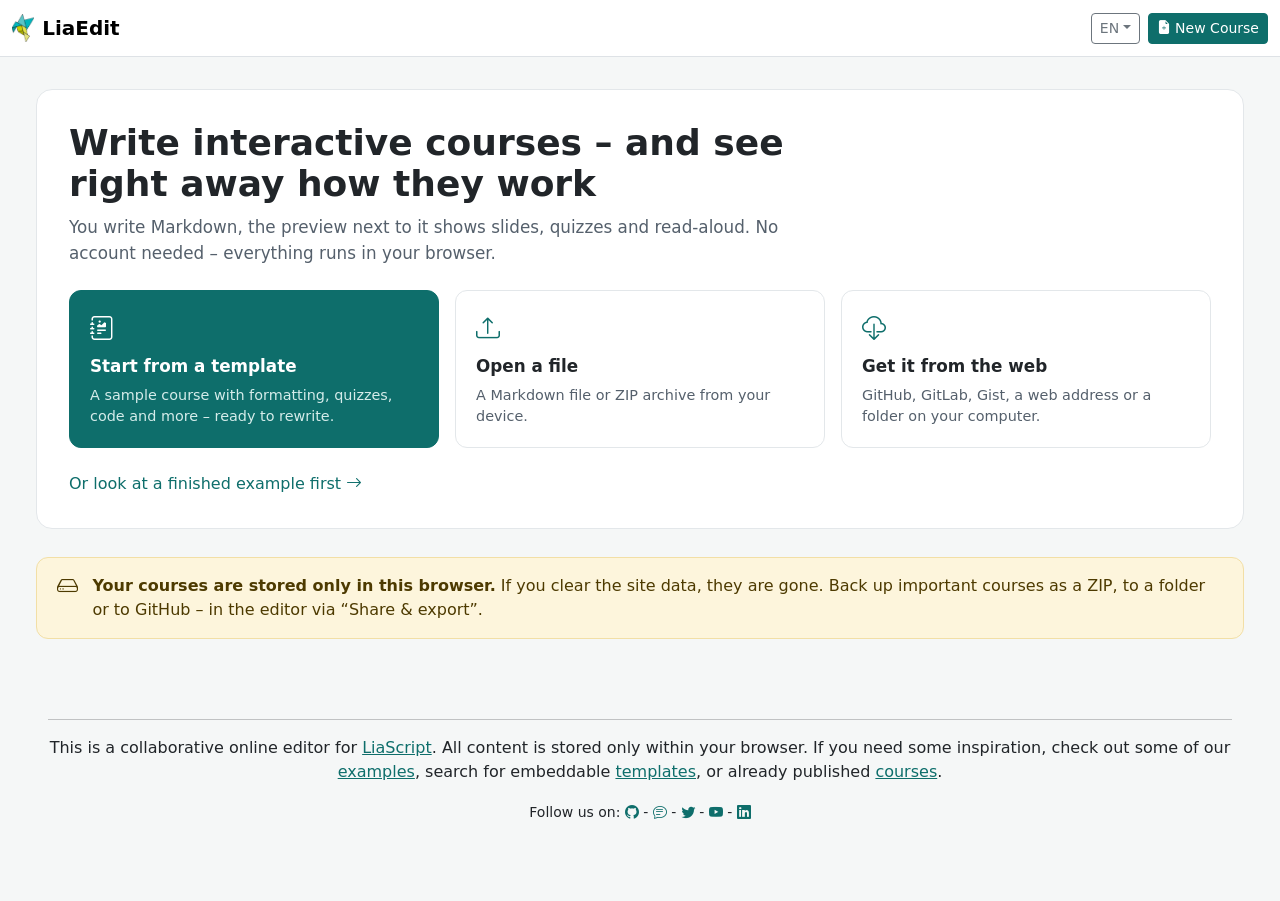
<file: docs/index.html>
<!DOCTYPE html><script type=importmap>{"imports":{"11j7g":"./pla.09e820ac.js","1CqGj":"./DirectImport.8ffdd0d4.js","1DV4k":"./urlRewrite.bb2c313d.js","1GHAx":"./bg.8140d707.js","1MALR":"./Gist.896feb94.js","1MLWy":"./PullModal.ac06d31e.css","1zhMX":"./SyncModal.bd29116e.css","25Iu1":"./cypher.fc1b5ee8.js","2Bn1q":"./mysql.d5ba893c.js","2HCFi":"./html.1eafaf0e.js","2MRM2":"./kotlin.e1233e88.js","2QEyR":"./nl.f1b8ddef.js","2Umky":"./pt.a1abaaa3.js","2a0rY":"./dart.5b652267.js","2ej8d":"./wgsl.d353d047.js","2gsnb":"./lv.7374cc0e.js","2skHs":"./lexon.6c434345.js","37oKI":"./Exporter.bc69915d.css","3IOSt":"./qsharp.5bbef36f.js","3JhZL":"./editor.worker.c270e13e.js","3R5J6":"./php.99104424.js","3TAzf":"./zh.28369a55.js","3V51h":"./File.15152ea0.css","3ViDY":"./PullModal.316644bd.js","3k1i0":"./r.e7774ba1.js","3mjeE":"./Index.90a1fd10.css","3mxd9":"./config.bb721eb1.js","3psBF":"./ImportModal.d10809cf.css","4Gfue":"./esm.c25e65dd.js","4KxyM":"./lt.7aee4ef5.js","4QprL":"./yo.64a23955.js","4cPuS":"./systemverilog.251f17c8.js","4cYhB":"./less.331bd4f5.js","4dMBi":"./razor.8e22b419.js","4e51D":"./sparql.02256ed6.js","4oU9q":"./shell.0643d234.js","4yMEE":"./vb.70c362fd.js","5ASz3":"./fr.e110693f.js","5FQ5F":"./am.3f0b8351.js","5Jwrn":"./pl.a4010240.js","5WVmm":"./Gist.bf900fea.css","5ndWm":"./Snippets.es.4e8e74c6.js","61Jpm":"./de.edbbeb1c.js","6CFCA":"./Emojis.8dee95db.js","6DZjJ":"./postiats.0bf2ae98.js","6EH5K":"./csp.3f273314.js","6UBEF":"./DirectImport.9f3237d3.css","6XZ2n":"./dockerfile.23e1b839.js","6bpca":"./cssMode.233db877.js","6qcvQ":"./PublishModal.a34287ea.css","71t5H":"./redshift.8ee7e1ee.js","7CdKk":"./PublishModal.0925d884.js","7J0GN":"./PushModal.0d85f373.css","7P9Fx":"./bat.90c8cfc0.js","7TftE":"./ImportModal.0060d012.js","7TocW":"./ig.73706a9a.js","7fJFY":"./azcli.066e3c07.js","7ouTy":"./sw.d95136c9.js","8B1Ie":"./tcl.47078011.js","8F1OF":"./Edit.15152ea0.css","8Jco2":"./Edit.61ddb134.css","8TDQa":"./ja.1e8e4078.js","8YLB9":"./julia.be9ecde3.js","8ZRwS":"./html.worker.51d2aecc.js","8almT":"./PublishModal.012f6b59.js","8kgMI":"./hu.d29b1169.js","8m05U":"./PushModal.05ced665.js","8oTWr":"./csharp.2d462d6b.js","8p7Zg":"./xml.6ab4861f.js","8suc3":"./pascaligo.5c03f7e8.js","90UAw":"./it.35dfc13f.js","92Iy9":"./powershell.a55750d2.js","97GfB":"./sophia.b3d173bc.js","9CNPn":"./st.b3de6a14.js","9O68T":"./om.3f2802de.js","9R5dP":"./abap.808ff1a2.js","9jBTE":"./ko.c640ea09.js","9oZHa":"./apex.976079a6.js","9xIVx":"./freemarker2.0115c4bf.js","CilJv":"./PublishModal.a34287ea.css","GI7Gi":"./Index.9912a477.js","MRrkW":"./shrink-string.5152e801.js","a4e3c":"./scss.27a727c3.js","a5MmO":"./sql.a9bc5b37.js","a7bLf":"./DirectImport.7c76e702.css","aEo0p":"./scala.1219867f.js","ac4WL":"./Recorder.8760f560.js","ac8x1":"./redis.283ef0e0.js","afwTe":"./fsharp.f28fd3f6.js","agKF3":"./clojure.3cd38c9a.js","anRFt":"./codicon.99986bcc.ttf","arZYa":"./restructuredtext.9fdb153b.js","aw98c":"./bicep.461bbc29.js","axDaI":"./DirectImport.ea228eb5.js","bQign":"./bundler.630f8bd4.js","bhb7S":"./PullModal.d32919e5.css","bvw2P":"./esm.4c9da62e.js","cBmgq":"./PushModal.b520f848.js","cGu4S":"./elixir.c3e98ce7.js","cLTBp":"./perl.5a2e6b91.js","cc480":"./ff.9c29849c.js","codwx":"./cpp.3d88c05f.js","csG3j":"./htmlMode.0c46add7.js","d4B0p":"./Edit.6127260c.js","dFNUw":"./OpenFile.b329f761.js","dINeA":"./lua.c99a3953.js","dNctA":"./da.786cce24.js","dReHk":"./Zip.c8f21b89.js","daRyO":"./pascal.28fbb727.js","ddSxf":"./go.924b492a.js","e1Wz4":"./Recorder.7db7175b.css","e6nde":"./PushModal.e7d920eb.css","eeGyH":"./pako.esm.c8688289.js","emNAq":"./Edit.7cf193f9.js","eoejx":"./css.worker.2d27d118.js","f9Hl5":"./es.622c0021.js","fC9yU":"./rust.a30e0b3f.js","fM4Lu":"./uk.af523a93.js","fSoPB":"./tr.bf69357c.js","fSxEp":"./Index.3e7bd597.js","fn4dp":"./swift.464b14d1.js","g5Xoi":"./ecl.03e472e6.js","g6W9T":"./python.712e09ac.js","g8hoe":"./Index.7a7e8770.js","gCbg5":"./ts.worker.da63ebd8.js","gVO8S":"./et.83ad9a61.js","gXBKH":"./cs.39bab883.js","ghJLz":"./PullModal.a6d5fddb.js","gqITO":"./cameligo.01ae3f63.js","h2Mmy":"./logo.91c6be09.png","h5RGx":"./vue3-mic-recorder.b563dd0d.js","hC56w":"./pgsql.c1b0a81f.js","hEGv8":"./Nostr.eada4fb5.js","hK9AT":"./m3.e31de91c.js","hM79N":"./css.dd2796c5.js","hPOrY":"./ImportModal.6b5a0b19.js","hWrS5":"./jszip.min.f0341093.js","hb2wv":"./graphql.5b65a585.js","hiwPB":"./mips.f3b7bb75.js","i21L8":"./SyncModal.f9ec5933.js","iFHeP":"./java.f18ded60.js","iSpVW":"./handlebars.a83db6d6.js","iXUEw":"./sb.a0b77e5a.js","ibEv9":"./Exporter.b548bade.js","id5yj":"./markdown.6e3af807.js","ifpD0":"./objective-c.8f49dc0e.js","itlO5":"./javascript.9c91efc8.js","iukmf":"./tsMode.1a08dd26.js","jBKmo":"./yaml.d84fc260.js","jNZon":"./hcl.adc54753.js","ja4ge":"./flow9.3fc783d2.js","jbX9h":"./ImportModal.d10809cf.css","ji6Vv":"./File.02c3c7c7.js","jnDmb":"./typescript.5652e0fd.js","jnT4c":"./twig.885effab.js","jorhX":"./solidity.8a73bd3d.js","jyXtE":"./json.worker.e9b84063.js","k0Nem":"./sv.aed1a028.js","k1pXw":"./el.5851a2ae.js","kL4I0":"./pug.bdcaa115.js","kRdxy":"./jsonMode.46292ff8.js","kUaUC":"./ar.dfb9129e.js","kVLGP":"./Snippets.f9fbf050.js","kjYaj":"./jszip.min.75b68f3e.js","ku6RW":"./json.worker.9f4fc84a.js","kuN4c":"./ha.06b12cb8.js","l9oHM":"./ruby.ed5b29bc.js","lD4IB":"./coffee.2ea0c54a.js","lLqed":"./Zip.15152ea0.css","llSnF":"./protobuf.5dfbeb47.js","lmplK":"./powerquery.71aeec5b.js","loepd":"./liquid.898141f3.js","lpNaK":"./msdax.b2f5d45f.js","lwl8s":"./Nostr.b3e85888.css","lx81Y":"./ini.e1455ccd.js","nzN1K":"./scheme.373c4bdd.js"}}</script><meta charset=utf-8><meta name=viewport content="width=device-width, initial-scale=1"><title>LiaEdit – LiaScript Editor</title><link href=LiveEditor.3cb6dadd.css rel=stylesheet><link href=LiveEditor.7611a87b.css rel=stylesheet><link href=LiveEditor.b256dd61.css rel=stylesheet><script type=module src=LiveEditor.4788a56c.js></script><link rel=manifest href=manifest.webmanifest><link rel=apple-touch-icon href=logo.91c6be09.png><link rel=icon href=logo.91c6be09.png type=image/png><style>body{width:100%;height:100vh;margin-top:0;position:fixed;overflow-y:hidden}</style><meta name=twitter:card content=summary_large_image><meta name=twitter:site content=@LiaScript><meta name=twitter:title content="LiaEdit – LiaScript Editor"><meta name=twitter:description content="This is a browser-based Editor for creating and sharing online courses with LiaScript (collaboratively)."><meta name=twitter:image content=https://raw.githubusercontent.com/LiaScript/LiveEditor/main/assets/twitter.png><body>
    <noscript> This page requires JavaScript to be enabled! </noscript>
    <div id=app-loader style=background:#fff;justify-content:center;align-items:center;height:100vh;display:flex>
      <div style="border:5px solid #dee2e6;border-top-color:#0e6e6b;border-radius:50%;width:48px;height:48px;animation:.8s linear infinite lia-spin"></div>
    </div>
    <style>@keyframes lia-spin{to{transform:rotate(360deg)}}</style>
</file>
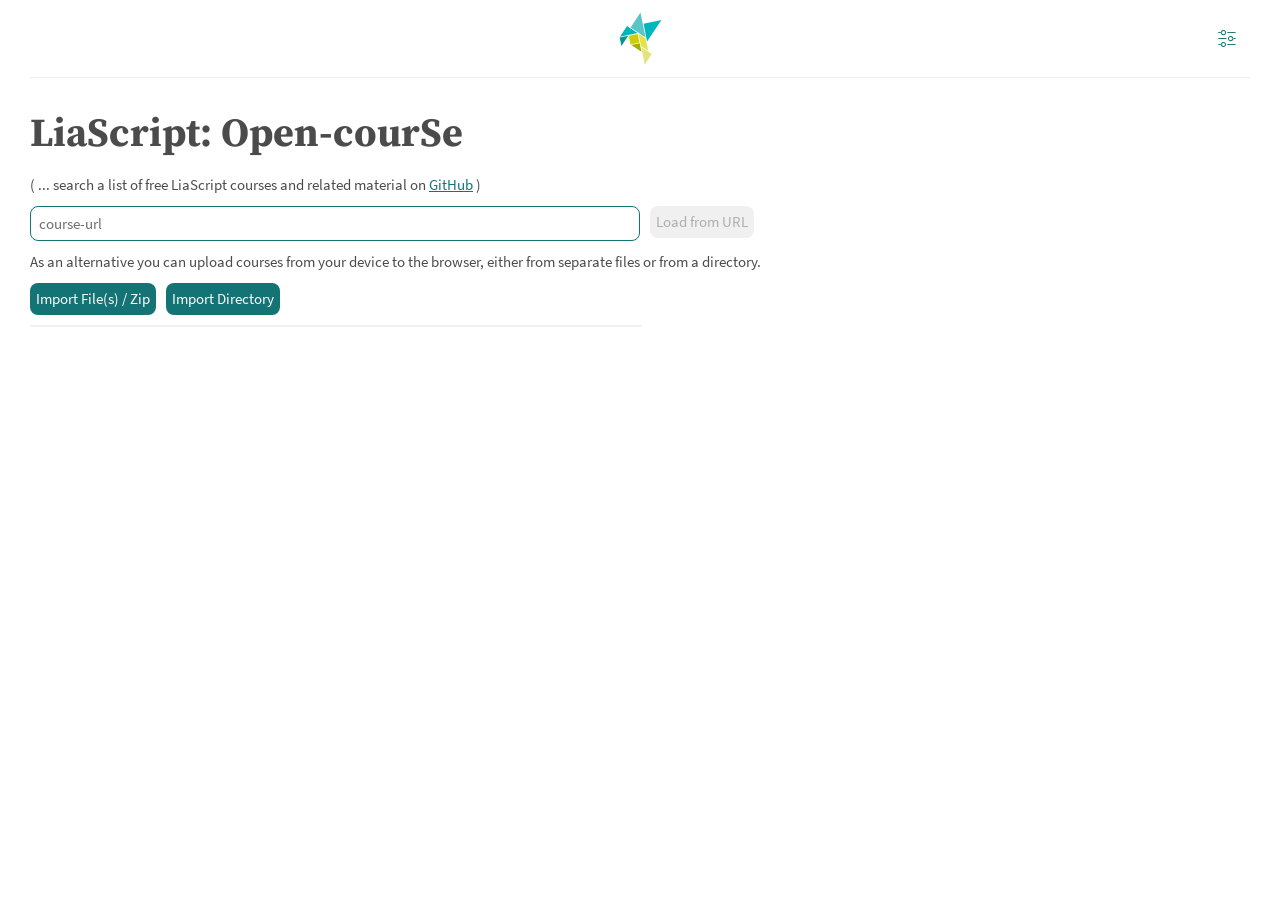
<file: docs/liascript/index.html>
<!DOCTYPE html><html lang="en"><head><script type="importmap">{"imports":{"2habs":"./jszip.min.8b7c517f.js","aBc1I":"./Base.7356c1ac.js","cSbP2":"./pako.esm.01c6276f.js","fXCkx":"./Worker.9a814074.js"}}</script><link rel="stylesheet" href="base.75877dff.css">
    <title>Lia</title>

    <!-- Required meta tags -->
    <meta charset="utf-8">
    <meta name="viewport" content="width=device-width, initial-scale=1, shrink-to-fit=no">

    <script src="base.2c36c842.js"></script>

    <script defer="" type="module" src="base.f39f763f.js"></script>
    <script defer="" type="module" src="base.32e96747.js"></script>
    <script defer="" type="module" src="base.d20569b1.js"></script>
    <script defer="" type="module" src="base.37a80c7c.js"></script>
    <script defer="" type="module" src="base.542ba434.js"></script>
    <script defer="" type="module" src="base.4b3af561.js"></script>
    <script defer="" type="module" src="base.ee8d72bf.js"></script>
    <script defer="" type="module" src="base.1c506035.js"></script>

    <link rel="shortcut icon" sizes="192x192" href="logo_192.787d10c9.png">

    <meta name="mobile-web-app-capable" content="yes">
    <meta name="application-name" content="Lia">
    <meta name="apple-mobile-web-app-capable" content="yes">
    <meta name="apple-mobile-web-app-status-bar-style" content="black-translucent">
    <meta name="apple-mobile-web-app-title" content="LiaScript">
    <meta name="msapplication-TileImage" content="logo_192.787d10c9.png">
    <meta name="msapplication-TileColor" content="#0071c5">
    <meta name="msapplication-tap-highlight" content="no">
    <meta name="theme-color" content="#000000">

    <meta name="description" content="LiaScript is a service for running free and interactive online courses, build with its own Markup-language. So check out the following course ;-)">

    <!-- Favicons -->
    <link rel="apple-touch-icon" href="./logo.91c6be09.png">
    <link rel="icon" href="./logo.91c6be09.png" type="image/png">

    <link rel="stylesheet" href="base.1f9eb9df.css">

    <link rel="stylesheet" href="base.a599c4cc.css">
  </head>

  <body>
    <noscript> This page requires JavaScript to be enabled! </noscript>
  

</body></html>
</file>
<file: docs/liascript/base.75877dff.css>
.ace-multi-cursor{pointer-events:auto;z-index:10;position:absolute}.ace-multi-cursor:before{content:"";background:inherit;width:6px;height:5px;margin-top:-5px;margin-left:-2px;display:block}.ace-multi-cursor-tooltip{white-space:nowrap;color:#fff;text-shadow:0 0 1px #000;opacity:1;-o-transition:opacity .5s ease-out;padding:2px;font-family:sans-serif;font-size:12px;transition:opacity .5s ease-out;position:absolute}.ace-multi-selection{pointer-events:auto;z-index:10;opacity:.3;position:absolute}.ace-radar-view{min-width:6px;position:relative}.ace-radar-view-scroll-indicator{cursor:pointer;border-style:double;border-width:3px;border-radius:4px;position:absolute;left:0;right:0}.ace-radar-view-cursor-indicator{cursor:pointer;border:1px solid #000;border-radius:3px;height:4px;position:absolute;left:0;right:0}.ace-radar-view-wrapper{float:left;width:6px;height:100%;margin-right:4px;position:relative}
</file>
<file: docs/liascript/base.1f9eb9df.css>
@font-face{font-family:LiaSourceSansPro;font-style:normal;font-weight:400;src:url(source-sans-pro-v14-latin-regular.097b8a44.eot);src:local("."),url(source-sans-pro-v14-latin-regular.097b8a44.eot#iefix)format("embedded-opentype"),url(source-sans-pro-v14-latin-regular.bc1deea3.woff2)format("woff2"),url(source-sans-pro-v14-latin-regular.d3d258d8.woff)format("woff"),url(source-sans-pro-v14-latin-regular.89fa7c31.ttf)format("truetype"),url(source-sans-pro-v14-latin-regular.c6828bb5.svg#SourceSansPro)format("svg");font-display:swap}@font-face{font-family:LiaSourceSansPro;font-style:normal;font-weight:300;src:url(source-sans-pro-latin-300.5fb37018.woff2)format("woff2"),url(source-sans-pro-latin-300.01776af8.woff)format("woff");font-display:swap}@font-face{font-family:LiaSourceSansPro;font-style:normal;font-weight:600;src:url(source-sans-pro-v14-latin-600.65fc2f67.eot);src:local("."),url(source-sans-pro-v14-latin-600.65fc2f67.eot#iefix)format("embedded-opentype"),url(source-sans-pro-v14-latin-600.8fb77535.woff2)format("woff2"),url(source-sans-pro-v14-latin-600.b5f40659.woff)format("woff"),url(source-sans-pro-v14-latin-600.d8df00af.ttf)format("truetype"),url(source-sans-pro-v14-latin-600.b48a32c3.svg#SourceSansPro)format("svg");font-display:swap}@font-face{font-family:LiaSourceSansPro;font-style:normal;font-weight:700;src:url(source-sans-pro-v14-latin-700.43d19605.eot);src:local("."),url(source-sans-pro-v14-latin-700.43d19605.eot#iefix)format("embedded-opentype"),url(source-sans-pro-v14-latin-700.19d2a757.woff2)format("woff2"),url(source-sans-pro-v14-latin-700.783891dd.woff)format("woff"),url(source-sans-pro-v14-latin-700.a5afadf4.ttf)format("truetype"),url(source-sans-pro-v14-latin-700.7764542e.svg#SourceSansPro)format("svg");font-display:swap}@font-face{font-family:LiaSourceSerifPro;font-style:normal;font-weight:600;src:url(source-serif-pro-v10-latin-600.b4666fd2.eot);src:local("."),url(source-serif-pro-v10-latin-600.b4666fd2.eot#iefix)format("embedded-opentype"),url(source-serif-pro-v10-latin-600.b852e510.woff2)format("woff2"),url(source-serif-pro-v10-latin-600.a3a31a14.woff)format("woff"),url(source-serif-pro-v10-latin-600.a6ed946c.ttf)format("truetype"),url(source-serif-pro-v10-latin-600.8c0136dd.svg#SourceSerifPro)format("svg");font-display:swap}@font-face{font-family:LiaSourceSerifPro;font-style:normal;font-weight:700;src:url(source-serif-pro-v10-latin-700.38c57352.eot);src:local("."),url(source-serif-pro-v10-latin-700.38c57352.eot#iefix)format("embedded-opentype"),url(source-serif-pro-v10-latin-700.05c6e580.woff2)format("woff2"),url(source-serif-pro-v10-latin-700.8d76004a.woff)format("woff"),url(source-serif-pro-v10-latin-700.ca4bf240.ttf)format("truetype"),url(source-serif-pro-v10-latin-700.832db273.svg#SourceSerifPro)format("svg");font-display:swap}@font-face{font-family:LiaSourceCodePro;font-style:normal;font-weight:400;src:url(source-code-pro-v13-latin-regular.c2e0862c.eot);src:local("."),url(source-code-pro-v13-latin-regular.c2e0862c.eot#iefix)format("embedded-opentype"),url(source-code-pro-v13-latin-regular.21a33c48.woff2)format("woff2"),url(source-code-pro-v13-latin-regular.81f5593d.woff)format("woff"),url(source-code-pro-v13-latin-regular.d61437b4.ttf)format("truetype"),url(source-code-pro-v13-latin-regular.02b1a9f5.svg#SourceCodePro)format("svg");font-display:swap}@font-face{font-family:LiaSourceCodePro;font-style:normal;font-weight:600;src:url(source-code-pro-v13-latin-600.880fd07b.eot);src:local("."),url(source-code-pro-v13-latin-600.880fd07b.eot#iefix)format("embedded-opentype"),url(source-code-pro-v13-latin-600.92aac5ff.woff2)format("woff2"),url(source-code-pro-v13-latin-600.adab8c0f.woff)format("woff"),url(source-code-pro-v13-latin-600.2ae57109.ttf)format("truetype"),url(source-code-pro-v13-latin-600.09292253.svg#SourceCodePro)format("svg");font-display:swap}.icon{-moz-osx-font-smoothing:grayscale;-webkit-font-smoothing:antialiased;font-variant:normal;text-rendering:auto;font-style:normal;line-height:1;display:inline-block}.icon-lg{vertical-align:-.0667em;font-size:1.33333em;line-height:.75em}.icon-xs{font-size:.75em}.icon-sm{font-size:.875em}.icon-1x{font-size:1em}.icon-2x{font-size:2em}.icon-3x{font-size:3em}.icon-4x{font-size:4em}.icon-5x{font-size:5em}.icon-6x{font-size:6em}.icon-7x{font-size:7em}.icon-8x{font-size:8em}.icon-9x{font-size:9em}.icon-10x{font-size:10em}.icon-fw{text-align:center;width:1.25em}.icon-ul{margin-left:2.5em;padding-left:0;list-style-type:none}.icon-ul>li{position:relative}.icon-li{text-align:center;width:2em;line-height:inherit;position:absolute;left:-2em}.icon-border{border:.08em solid #eee;border-radius:.1em;padding:.2em .25em .15em}.icon-pull-left{float:left}.icon-pull-right{float:right}.icon.icon-pull-left{margin-right:.3em}.icon.icon-pull-right{margin-left:.3em}.icon-spin{animation:2s linear infinite icon-spin}.icon-pulse{animation:1s steps(8,end) infinite icon-spin}@keyframes icon-spin{0%{transform:rotate(0)}to{transform:rotate(1turn)}}.icon-rotate-90{-ms-filter:"progid:DXImageTransform.Microsoft.BasicImage(rotation=1)";transform:rotate(90deg)}.icon-rotate-180{-ms-filter:"progid:DXImageTransform.Microsoft.BasicImage(rotation=2)";transform:rotate(180deg)}.icon-rotate-270{-ms-filter:"progid:DXImageTransform.Microsoft.BasicImage(rotation=3)";transform:rotate(270deg)}.icon-flip-horizontal{-ms-filter:"progid:DXImageTransform.Microsoft.BasicImage(rotation=0, mirror=1)";transform:scaleX(-1)}.icon-flip-vertical{transform:scaleY(-1)}.icon-flip-both,.icon-flip-horizontal.icon-flip-vertical,.icon-flip-vertical{-ms-filter:"progid:DXImageTransform.Microsoft.BasicImage(rotation=2, mirror=1)"}.icon-flip-both,.icon-flip-horizontal.icon-flip-vertical{transform:scale(-1)}:root .icon-flip-both,:root .icon-flip-horizontal,:root .icon-flip-vertical,:root .icon-rotate-90,:root .icon-rotate-180,:root .icon-rotate-270{filter:none}.icon-stack{vertical-align:middle;width:2.5em;height:2em;line-height:2em;display:inline-block;position:relative}.icon-stack-1x,.icon-stack-2x{text-align:center;width:100%;position:absolute;left:0}.icon-stack-1x{line-height:inherit}.icon-stack-2x{font-size:2em}.icon-inverse{color:#fff}.icon-ably:before{content:""}.icon-alert-caution:before{content:""}.icon-alert-important:before{content:""}.icon-alert-note:before{content:""}.icon-alert-tip:before{content:""}.icon-alert-warning:before{content:""}.icon-arrow-down:before{content:""}.icon-arrow-left:before{content:""}.icon-arrow-right:before{content:""}.icon-arrow-up:before{content:""}.icon-barchart:before{content:""}.icon-book:before{content:""}.icon-boxplot:before{content:""}.icon-cards:before{content:""}.icon-chat-close:before{content:""}.icon-chat-new:before{content:""}.icon-chat-open:before{content:""}.icon-check:before{content:""}.icon-chevron-double-left:before{content:""}.icon-chevron-double-right:before{content:""}.icon-chevron-down:before{content:""}.icon-chevron-left:before{content:""}.icon-chevron-right:before{content:""}.icon-chevron-up:before{content:""}.icon-class-off:before{content:""}.icon-class-on:before{content:""}.icon-clock:before{content:""}.icon-close:before{content:""}.icon-code:before{content:""}.icon-compile-circle:before{content:""}.icon-copy:before{content:""}.icon-darkmode:before{content:""}.icon-download:before{content:""}.icon-edit:before{content:""}.icon-edrys:before{content:""}.icon-end-left:before{content:""}.icon-end-right:before{content:""}.icon-eye-closed:before{content:""}.icon-eye-open:before{content:""}.icon-funnel:before{content:""}.icon-graph:before{content:""}.icon-grid:before{content:""}.icon-gundb:before{content:""}.icon-heatmap:before{content:""}.icon-hint:before{content:""}.icon-info:before{content:""}.icon-ipfs:before{content:""}.icon-kanban:before{content:""}.icon-lightmode:before{content:""}.icon-lineplot:before{content:""}.icon-list-1:before{content:""}.icon-list-2:before{content:""}.icon-list-3:before{content:""}.icon-login:before{content:""}.icon-mail:before{content:""}.icon-map:before{content:""}.icon-minus:before{content:""}.icon-more:before{content:""}.icon-mqtt:before{content:""}.icon-navigation-hide:before{content:""}.icon-navigation-show:before{content:""}.icon-nostr:before{content:""}.icon-p2pt:before{content:""}.icon-parallel:before{content:""}.icon-pause-circle:before{content:""}.icon-pause:before{content:""}.icon-peerjs:before{content:""}.icon-pencil:before{content:""}.icon-person:before{content:""}.icon-piechart:before{content:""}.icon-play-circle:before{content:""}.icon-play:before{content:""}.icon-plus:before{content:""}.icon-presentation:before{content:""}.icon-pubnub:before{content:""}.icon-radar:before{content:""}.icon-refresh:before{content:""}.icon-resolve:before{content:""}.icon-sankey:before{content:""}.icon-scatterplot:before{content:""}.icon-search:before{content:""}.icon-send:before{content:""}.icon-settings:before{content:""}.icon-slides:before{content:""}.icon-social:before{content:""}.icon-sort-asc:before{content:""}.icon-sort-desc:before{content:""}.icon-sound-off:before{content:""}.icon-sound-on:before{content:""}.icon-stop-circle:before{content:""}.icon-stop:before{content:""}.icon-table:before{content:""}.icon-torrent:before{content:""}.icon-trash:before{content:""}.icon-warning:before{content:""}.icon-webrtc:before{content:""}.icon-websocket:before{content:""}.icon-wordcloud:before{content:""}.icon-zoom-out:before{content:""}.icon-zoom:before{content:""}@font-face{font-family:icon;font-style:normal;font-weight:900;font-display:block;src:url(icon.e3cc4019.eot);src:url(icon.e3cc4019.eot#iefix)format("embedded-opentype"),url(icon.7d145d96.woff2)format("woff2"),url(icon.ad295d7f.woff)format("woff"),url(icon.2f79d129.ttf)format("truetype"),url(icon.302bef93.svg#icon)format("svg");font-display:swap}.icon{font-family:icon;font-weight:900}html{font-size:62.5%}body{background-color:rgb(var(--color-background));color:rgb(var(--color-text));font-size:calc(var(--global-font-size,1.5rem) * var(--font-size-multiplier));font-weight:400;line-height:1.47}body,button,input,optgroup,select,textarea{font-family:var(--global-font-family,"LiaSourceSansPro")}a,button{cursor:pointer}@keyframes shake{0%{transform:translate(0)}10%{transform:translate(-5px)}20%{transform:translate(5px)}30%{transform:translate(-5px)}40%{transform:translate(5px)}50%{transform:translate(-5px)}60%{transform:translate(5px)}70%{transform:translate(-5px)}80%{transform:translate(5px)}90%{transform:translate(-5px)}to{transform:translate(0)}}.shake{animation-name:shake;animation-duration:1s;animation-iteration-count:1;animation-delay:0s}body,h1,h2,h3,h4,h5,h6,blockquote,p,pre,dl,dd,ol,ul,figure,hr,fieldset,legend,output{margin:0;padding:0}li>ol,li>ul{margin-block-end:0}table{border-collapse:collapse;border-spacing:0}fieldset{border:0;min-width:0}body{box-sizing:border-box}*,:after,:before{box-sizing:inherit}span{font-style:inherit;font-weight:inherit}html{-webkit-text-size-adjust:100%;line-height:1.15}body{margin:0}main{display:block}header:focus{outline:none}h1,h2,h3,h4,h5,h6{margin:.67em 0;font-size:2em}hr{box-sizing:content-box;height:0;overflow:visible}pre{font-family:monospace;font-size:1em}a{background-color:#0000}abbr[title]{border-block-end:none;-webkit-text-decoration:underline dotted;text-decoration:underline dotted}code,kbd,samp{font-family:monospace;font-size:1em}small{font-size:80%}sub,sup{vertical-align:baseline;font-size:75%;line-height:0;position:relative}sub{bottom:-.25em}sup{top:-.5em}img{border-style:none}button,input,optgroup,select,textarea{margin:0;font-family:inherit;font-size:100%;line-height:1.15}button,input{overflow:visible}optgroup{background-color:rgb(var(--color-background))}button,select{text-transform:none}button,[type=button],[type=reset],[type=submit]{-webkit-appearance:button}button::-moz-focus-inner{border-style:none;padding:0}[type=button]::-moz-focus-inner{border-style:none;padding:0}[type=reset]::-moz-focus-inner{border-style:none;padding:0}[type=submit]::-moz-focus-inner{border-style:none;padding:0}button:-moz-focusring{outline:1px dotted buttontext}[type=button]:-moz-focusring{outline:1px dotted buttontext}[type=reset]:-moz-focusring{outline:1px dotted buttontext}[type=submit]:-moz-focusring{outline:1px dotted buttontext}fieldset{padding:.35em .75em .625em}legend{box-sizing:border-box;color:inherit;white-space:normal;max-width:100%;padding:0;display:table}progress{vertical-align:baseline}textarea{overflow:auto}[type=checkbox],[type=radio]{box-sizing:border-box;padding:0}[type=number]::-webkit-inner-spin-button{height:auto}[type=number]::-webkit-outer-spin-button{height:auto}[type=search]{-webkit-appearance:textfield;outline-offset:-2px}[type=search]::-webkit-search-decoration{-webkit-appearance:none}::-webkit-file-upload-button{-webkit-appearance:button;font:inherit}details{display:block}summary{display:list-item}template,[hidden]{display:none}address,h1,h2,h3,h4,h5,h6,blockquote,p,pre,dl,ol,ul,fieldset{margin-block-end:1rem}button,.lia-btn,input,.lia-input,select,.lia-select,textarea,.lia-textarea,.lia-dropdown{box-shadow:none;color:currentColor;vertical-align:top;border:1px solid #0000;border-radius:.8rem;justify-content:flex-start;align-items:center;padding:.8rem;display:inline-flex;position:relative}button[disabled],button--disabled,input[disabled],input--disabled,select[disabled],select--disabled,textarea[disabled],textarea--disabled{cursor:not-allowed}.lia-btn,.lia-input,.lia-radio,.lia-checkbox,.lia-select,.lia-textarea,.lia-dropdown{background-color:#0000}.lia-btn[disabled],.lia-btn--disabled,.lia-btn.is-disabled,.lia-input[disabled],.lia-input--disabled,.lia-input.is-disabled,.lia-radio[disabled],.lia-radio--disabled,.lia-radio.is-disabled,.lia-checkbox[disabled],.lia-checkbox--disabled,.lia-checkbox.is-disabled,.lia-select[disabled],.lia-select--disabled,.lia-select.is-disabled,.lia-textarea[disabled],.lia-textarea--disabled,.lia-textarea.is-disabled,.lia-dropdown[disabled],.lia-dropdown--disabled,.lia-dropdown.is-disabled{cursor:not-allowed}kbd{font:1rem var(--global-font-mono);vertical-align:middle;background-color:rgba(var(--color-highlight), .15);border:solid 1px rgba(var(--color-highlight-dark), .15);box-shadow:inset 0 1px 0 rgb(var(--color-border));border-radius:6px;padding:3px 5px;line-height:1rem;display:inline-block}:focus-visible{outline-color:var(--focus-ring-color);outline-offset:var(--focus-ring-offset);outline-style:var(--focus-ring-style);outline-width:var(--focus-ring-width);border-radius:var(--focus-ring-radius)}@media (prefers-reduced-motion:reduce){*,:before,:after{scroll-behavior:auto!important;transition-duration:.01ms!important;animation-duration:.01ms!important;animation-iteration-count:1!important}}.lia-btn{background-color:rgb(var(--color-highlight));color:rgb(var(--lia-white));border:none;align-items:center;padding:.5rem .6rem;line-height:1.47;display:inline-block}.lia-btn:focus:not(:focus-visible){outline:none;box-shadow:none!important}.lia-btn:focus-visible{outline-color:var(--focus-ring-color);outline-offset:var(--focus-ring-offset);outline-style:var(--focus-ring-style);outline-width:var(--focus-ring-width)}.lia-btn--warning{background-color:rgb(var(--lia-yellow));color:rgb(var(--lia-white));border-color:#0000}.lia-btn--failure{background-color:rgb(var(--lia-red));color:rgb(var(--lia-white));border-color:#0000}.lia-btn--success{background-color:rgb(var(--lia-success));color:rgb(var(--lia-white));border-color:#0000}.lia-btn[disabled],.lia-btn.lia-btn--disabled{background-color:rgb(var(--lia-grey-light));border-color:rgb(var(--lia-grey));color:rgb(var(--lia-grey))}.lia-btn--tag{border-radius:0}.lia-btn--small-tag{border-radius:0;padding:.2rem .4rem;font-size:small}.lia-btn--outline{color:rgb(var(--color-highlight));background-color:rgb(var(--color-background));border:1px solid rgb(var(--color-highlight))}html.lia-variant-dark .lia-btn--outline{border-color:rgb(from rgb(var(--color-highlight)) calc(r * 2.2) calc(g * 2.2) calc(b * 2.2));color:rgb(from rgb(var(--color-highlight)) calc(r * 2.5) calc(g * 2.5) calc(b * 2.5))}html.lia-variant-dark .lia-btn--outline[disabled],html.lia-variant-dark .lia-btn--outline.lia-btn--disabled{border-color:rgb(var(--lia-grey));color:rgb(var(--lia-grey))}.lia-btn--outline.lia-btn--warning{border-color:rgb(var(--lia-yellow));color:rgb(var(--lia-yellow));background-color:#0000}.lia-btn--outline.lia-btn--failure{border-color:rgb(var(--lia-red));color:rgb(var(--lia-red));background-color:#0000}.lia-btn--outline.lia-btn--success{border-color:rgb(var(--lia-success));color:rgb(var(--lia-success));background-color:#0000}.lia-btn--outline[disabled],.lia-btn--outline.lia-btn--disabled{border-color:rgb(var(--lia-grey));color:rgb(var(--lia-grey));background-color:#0000}.lia-btn--transparent{color:currentColor;background-color:#0000;border:none}html.lia-variant-dark .lia-btn--transparent{filter:brightness(1.8)contrast(1.1)}.lia-btn--transparent[disabled],.lia-btn--transparent.lia-btn--disabled{background-color:#0000}.lia-btn>.lia-btn__icon{line-height:inherit;vertical-align:middle}.lia-btn>.lia-btn__text{vertical-align:middle;margin-inline-start:1rem}.lia-btn>.icon{vertical-align:middle}a.lia-btn{text-decoration:none}.lia-code{margin-block-end:2rem;font-family:LiaSourceCodePro}.lia-code--block>:not(:last-child){margin-block-end:1rem}.lia-code--inline{border:1px solid rgb(var(--color-highlight-dark));color:rgb(var(--color-highlight-dark));word-break:break-word;margin-block-end:0;padding:0 .5rem}html.lia-variant-dark .lia-code--inline{border-color:rgb(from rgb(var(--color-highlight)) calc(r * 2.2) calc(g * 2.2) calc(b * 2.2));color:var(--color-accent)}.lia-code-control{color:rgb(var(--color-highlight));align-items:center;padding:0 .5rem;font-size:1.8rem;display:flex}.lia-code-control__action{margin-inline-end:auto}.lia-code-control__version{align-items:center;display:flex}.lia-code-control__version>:not(:last-child){margin-inline-end:.5rem}.lia-code-terminal{--color-failure:255, 0, 0;background-color:rgb(var(--lia-black));flex-direction:column;display:flex}.lia-code-terminal__input{background-color:rgba(var(--lia-white), .1);border:1px solid rgba(var(--lia-white), .5);color:rgb(var(--lia-white));border-radius:.8rem;align-items:center;margin:1rem 1.6rem;padding:0 .8rem;display:flex}.lia-code-terminal__input input{color:rgb(var(--lia-white));line-height:inherit;background-color:#0000;border:0;width:100%}.lia-code-terminal__output{background:linear-gradient(135deg, rgb(var(--lia-black)), rgb(var(--lia-black)) calc(100% - 1.25rem), rgb(var(--color-highlight-dark)) 0%);resize:vertical;white-space:pre;max-height:max(20rem,40vh);margin:0;padding:1rem 1.6rem;overflow-y:auto}.lia-code-terminal__output::-webkit-resizer{background:linear-gradient(135deg, rgb(var(--lia-anthracite)), rgb(var(--lia-anthracite)) 50%, rgb(var(--color-highlight-dark)) 0%)}.lia-code__input{border:1px solid rgb(var(--color-highlight));--focus-ring-color:rgb(var(--lia-anthracite));--editor-icon:rgb(var(--color-highlight));position:relative}.lia-code__input:has(.ace_dark){--focus-ring-color:rgb(var(--lia-white));--editor-icon:rgb(var(--lia-white))}.lia-code__input .ace_keyboard-focus:focus{box-shadow:inset 0 0 0 var(--focus-ring-width) var(--focus-ring-color)}html.lia-variant-dark .lia-code__copy,html.lia-variant-dark .lia-code__min-max{filter:none}.lia-code__min-max{color:var(--editor-icon);z-index:10;font-size:2rem;position:absolute;bottom:0;right:2rem}.lia-code__copy,.lia-code__copy--inverted{z-index:90;padding:0 .25rem;font-size:2rem;top:.1rem;right:1.5rem}.lia-code__copy:hover,.lia-code__copy--inverted:hover{font-size:2.2rem;top:0}.lia-code__copy{color:var(--editor-icon);position:absolute}.lia-code__copy--inverted{color:rgb(var(--lia-white))}.ace_editor{max-height:calc(var(--max-editor-line-count) * var(--global-font-size,1.5rem) * var(--font-size-multiplier) * 1.47)!important;font-size:calc(var(--global-font-size,1.5rem) * var(--font-size-multiplier))!important;height:auto!important}.ace_mobile-menu{display:none!important}details{border:1px solid rgb(var(--color-border));border-radius:.8rem;margin-bottom:1.5rem;overflow:hidden}details[open] summary{border-bottom:1px solid rgb(var(--color-border));margin-bottom:1rem}details[open] summary:after{transform:rotate(90deg)}details[open]>:not(summary){animation:.4s ease-out slideDown}details>:not(summary){padding:0 1.5rem 1.5rem}details>:not(summary):last-child{margin-bottom:0}@keyframes slideDown{0%{opacity:0;transform:translateY(-.5rem)}to{opacity:1;transform:translateY(0)}}summary{background-color:rgba(var(--color-highlight), .05);color:rgb(var(--color-highlight-dark));cursor:pointer;-webkit-user-select:none;user-select:none;align-items:center;padding:1rem 1.5rem;font-family:LiaSourceSansPro;font-weight:600;list-style:none;transition:all .25s ease-out;display:flex;position:relative}html.lia-variant-dark summary{background-color:rgba(var(--color-highlight), .1);color:rgb(from rgb(var(--color-highlight)) calc(r * 2.5) calc(g * 2.5) calc(b * 2.5))}summary::-webkit-details-marker{display:none}summary::marker{display:none}summary:after{content:"›";color:rgb(var(--color-highlight));margin-left:auto;font-size:2rem;font-weight:700;transition:transform .4s ease-out}html.lia-variant-dark summary:after{color:rgb(from rgb(var(--color-highlight)) calc(r * 2.2) calc(g * 2.2) calc(b * 2.2))}summary:hover{background-color:rgba(var(--color-highlight), .1)}html.lia-variant-dark summary:hover{background-color:rgba(var(--color-highlight), .15)}summary:focus:not(:focus-visible){box-shadow:none;outline:none}summary:focus-visible{outline-offset:-3px;box-shadow:none}h1,h2,h3{font-family:LiaSourceSerifPro;line-height:1.47}h4,h5,h6{font-family:LiaSourceSansPro;line-height:1.38}h1{font-size:calc(2.3rem * var(--font-size-multiplier))}@media screen and (width>=64em){h1{font-size:calc(4rem * var(--font-size-multiplier))}.lia-mode--textbook h1{font-size:calc(3.7rem * var(--font-size-multiplier))}}h2{font-size:calc(2rem * var(--font-size-multiplier))}@media screen and (width>=64em){h2{font-size:calc(2.9rem * var(--font-size-multiplier))}}h3{font-size:calc(2.3rem * var(--font-size-multiplier))}@media screen and (width>=64em){h3{font-size:calc(2.3rem * var(--font-size-multiplier))}}h4,h5,h6{font-size:calc(1.6rem * var(--font-size-multiplier))}.lia-divider{background-color:rgb(var(--color-border));border:0;height:1px;margin:1.5rem 0}.lia-input{width:100%;max-width:100%}.lia-input::placeholder{color:rgb(var(--color-text));opacity:.8}html[data-mouse-focus] .lia-input:focus-visible{outline:none}.lia-input.is-failure{border-color:rgb(var(--color-failure))}.lia-input.is-warning{border-color:rgb(var(--lia-yellow))}.lia-input.is-success{border-color:rgb(var(--color-success))}.lia-input.is-disabled{border-color:rgb(var(--lia-grey))}input[type=search]::-ms-clear{width:0;height:0;display:none}input[type=search]::-ms-reveal{width:0;height:0;display:none}input[type=search]::-webkit-search-decoration{display:none}input[type=search]::-webkit-search-cancel-button{display:none}input[type=search]::-webkit-search-results-button{display:none}input[type=search]::-webkit-search-results-decoration{display:none}.lia-form-check{align-items:center;display:flex}.lia-form-check .lia-checkbox{margin-inline-end:.75rem}.lia-checkbox[type=checkbox],.lia-radio[type=radio]{appearance:none;-webkit-print-color-adjust:exact;border:1px solid var(--color-accent);color-adjust:exact;cursor:pointer;vertical-align:middle;background-position:50%;background-repeat:no-repeat;background-size:contain;width:2.4rem;height:2.4rem;transition:all .125s ease-out;position:relative}.lia-checkbox[type=checkbox].is-failure,.lia-radio[type=radio].is-failure{border-color:rgb(var(--color-failure))}.lia-checkbox[type=checkbox].is-warning,.lia-radio[type=radio].is-warning{border-color:rgb(var(--lia-yellow))}.lia-checkbox[type=checkbox].is-success,.lia-checkbox[type=checkbox].is-success:checked,.lia-checkbox[type=checkbox].is-success[disabled]:checked,.lia-radio[type=radio].is-success,.lia-radio[type=radio].is-success:checked,.lia-radio[type=radio].is-success[disabled]:checked{border-color:rgb(var(--color-success))}.lia-checkbox[type=checkbox].is-disabled,.lia-radio[type=radio].is-disabled{border-color:rgb(var(--lia-grey))}.lia-checkbox[type=checkbox]{border-radius:.8rem}.lia-checkbox[type=checkbox]:after{color:#fff;content:"";opacity:0;font-family:icon;position:absolute;top:50%;left:50%;transform:translate(-50%,-50%)}.lia-checkbox[type=checkbox]:checked{background-color:rgb(var(--color-highlight))}.lia-checkbox[type=checkbox]:checked:after{opacity:1}.lia-checkbox[type=checkbox].is-success:checked:after,.lia-checkbox[type=checkbox].is-failure:checked:after{color:rgb(var(--color-background))}.lia-checkbox[type=checkbox].is-turquoise{background-color:rgb(var(--lia-turquoise));border-color:rgb(var(--lia-turquoise))}.lia-checkbox[type=checkbox].is-red{background-color:rgb(var(--lia-red));border-color:rgb(var(--lia-red))}.lia-checkbox[type=checkbox].is-blue{background-color:rgb(var(--lia-blue));border-color:rgb(var(--lia-blue))}.lia-checkbox[type=checkbox].is-yellow{background-color:rgb(var(--lia-yellow));border-color:rgb(var(--lia-yellow))}.lia-checkbox[type=checkbox][disabled]{border-color:rgb(var(--lia-grey))}.lia-checkbox[type=checkbox][disabled]:checked{background-color:rgb(var(--lia-grey));border-color:rgb(var(--lia-grey))}.lia-checkbox[type=checkbox].is-success:checked{background-color:rgb(var(--color-success))}.lia-checkbox[type=checkbox].is-failure:checked{background-color:rgb(var(--color-failure))}.lia-radio[type=radio]{border-radius:100%}.lia-radio[type=radio]:checked{border:.8rem solid var(--color-accent)}.lia-radio[type=radio].is-red,.lia-radio[type=radio].is-red:checked{border-color:rgb(var(--lia-turquoise))}.lia-radio[type=radio].is-blue,.lia-radio[type=radio].is-blue:checked{border-color:rgb(var(--lia-blue))}.lia-radio[type=radio].is-yellow,.lia-radio[type=radio].is-yellow:checked{border-color:rgb(var(--lia-yellow))}.lia-radio[type=radio][disabled],.lia-radio[type=radio][disabled]:checked{border-color:rgb(var(--lia-grey))}.lia-radio[type=radio].is-failure:checked{border-color:rgb(var(--color-failure))}.lia-radio-group.lia-settings-theme-colors{justify-content:space-evenly;width:100%;margin-inline-start:.4rem;padding:.4rem 0;display:flex}.lia-radio-group.lia-settings-theme-colors>:not(:last-child){margin-inline-end:.75rem}.lia-radio-group.lia-settings-theme-colors .lia-radio[type=radio]{background-color:rgb(var(--lia-grey-light));border:none;width:1.8rem;height:1.8rem}.lia-radio-group.lia-settings-theme-colors .lia-radio[type=radio].is-turquoise{background-color:rgb(var(--lia-turquoise))}.lia-radio-group.lia-settings-theme-colors .lia-radio[type=radio].is-red{background-color:rgb(var(--lia-red))}.lia-radio-group.lia-settings-theme-colors .lia-radio[type=radio].is-blue{background-color:rgb(var(--lia-blue))}.lia-radio-group.lia-settings-theme-colors .lia-radio[type=radio].is-yellow{background-color:rgb(var(--lia-yellow))}.lia-radio-group.lia-settings-theme-colors .lia-radio[type=radio].is-custom{background:linear-gradient(to right, rgb(var(--lia-blue)), rgb(var(--lia-red)))}.lia-radio-group.lia-settings-theme-colors .lia-radio[type=radio]:checked:before{content:"";border:1px solid #000;border-radius:100%;width:2.4rem;height:2.4rem;position:absolute;top:50%;left:50%;transform:translate(-50%,-50%)}html.lia-variant-dark .lia-radio-group.lia-settings-theme-colors .lia-radio[type=radio]:checked:before{border-color:rgb(var(--lia-white))}[type=range],.lia-range{-webkit-appearance:none;background:0 0;width:100%}[type=range]::-moz-focus-outer{border:0}.lia-range::-moz-focus-outer{border:0}[type=range]:active,.lia-range:active{cursor:grabbing}[type=range]:focus::-webkit-slider-runnable-track{background:rgb(var(--color-highlight))}.lia-range:focus::-webkit-slider-runnable-track{background:rgb(var(--color-highlight))}[type=range]:focus::-ms-fill-lower{background:rgba(var(--color-highlight), .2)}.lia-range:focus::-ms-fill-lower{background:rgba(var(--color-highlight), .2)}[type=range]:focus::-ms-fill-upper{background:rgb(var(--color-highlight))}.lia-range:focus::-ms-fill-upper{background:rgb(var(--color-highlight))}[type=range]::-webkit-slider-runnable-track{cursor:default;background:rgba(var(--color-highlight), .2);border-radius:.8rem;width:100%;height:3px;transition:all .2s}.lia-range::-webkit-slider-runnable-track{cursor:default;background:rgba(var(--color-highlight), .2);border-radius:.8rem;width:100%;height:3px;transition:all .2s}[type=range]::-webkit-slider-thumb{background:rgb(var(--color-highlight));border:4px solid rgb(var(--lia-white));box-sizing:border-box;cursor:grab;-webkit-appearance:none;border-radius:8px;width:16px;height:16px;margin-block-start:-8px;box-shadow:0 0 10px #0000001a,0 0 #0d0d0d1a}.lia-range::-webkit-slider-thumb{background:rgb(var(--color-highlight));border:4px solid rgb(var(--lia-white));box-sizing:border-box;cursor:grab;-webkit-appearance:none;border-radius:8px;width:16px;height:16px;margin-block-start:-8px;box-shadow:0 0 10px #0000001a,0 0 #0d0d0d1a}[type=range]::-moz-range-track{cursor:default;background:rgba(var(--color-highlight), .2);border:2px solid rgb(var(--lia-white));border-radius:5px;width:100%;height:1.5px;transition:all .2s}.lia-range::-moz-range-track{cursor:default;background:rgba(var(--color-highlight), .2);border:2px solid rgb(var(--lia-white));border-radius:5px;width:100%;height:1.5px;transition:all .2s}[type=range]::-moz-range-thumb{background:rgb(var(--color-highlight));border:4px solid rgb(var(--lia-white));box-sizing:border-box;cursor:grab;border-radius:8px;width:16px;height:16px;box-shadow:0 0 10px #0000001a,0 0 #0d0d0d1a}.lia-range::-moz-range-thumb{background:rgb(var(--color-highlight));border:4px solid rgb(var(--lia-white));box-sizing:border-box;cursor:grab;border-radius:8px;width:16px;height:16px;box-shadow:0 0 10px #0000001a,0 0 #0d0d0d1a}[type=range]::-ms-track{cursor:default;color:#0000;background:0 0;border-width:8px 0;border-color:#0000;width:100%;height:3px;transition:all .2s}.lia-range::-ms-track{cursor:default;color:#0000;background:0 0;border-width:8px 0;border-color:#0000;width:100%;height:3px;transition:all .2s}[type=range]::-ms-fill-lower{background:rgb(var(--color-highlight));border:2px solid rgb(var(--lia-white));border-radius:10px;box-shadow:1px 1px 1px #0003,0 0 1px #0d0d0d33}.lia-range::-ms-fill-lower{background:rgb(var(--color-highlight));border:2px solid rgb(var(--lia-white));border-radius:10px;box-shadow:1px 1px 1px #0003,0 0 1px #0d0d0d33}[type=range]::-ms-fill-upper{background:rgba(var(--color-highlight), .2);border:2px solid rgb(var(--lia-white));border-radius:10px;box-shadow:1px 1px 1px #0003,0 0 1px #0d0d0d33}.lia-range::-ms-fill-upper{background:rgba(var(--color-highlight), .2);border:2px solid rgb(var(--lia-white));border-radius:10px;box-shadow:1px 1px 1px #0003,0 0 1px #0d0d0d33}[type=range]::-ms-thumb{background:rgb(var(--color-highlight));border:4px solid rgb(var(--lia-white));box-sizing:border-box;cursor:grab;border-radius:8px;width:16px;height:16px;margin-block-start:.75px;box-shadow:0 0 10px #0000001a,0 0 #0d0d0d1a}.lia-range::-ms-thumb{background:rgb(var(--color-highlight));border:4px solid rgb(var(--lia-white));box-sizing:border-box;cursor:grab;border-radius:8px;width:16px;height:16px;margin-block-start:.75px;box-shadow:0 0 10px #0000001a,0 0 #0d0d0d1a}[type=range]:disabled::-webkit-slider-thumb{cursor:not-allowed}[type=range]:disabled::-moz-range-thumb{cursor:not-allowed}[type=range]:disabled::-ms-thumb{cursor:not-allowed}[type=range]:disabled::-webkit-slider-runnable-track{cursor:not-allowed}[type=range]:disabled::-ms-fill-lower{cursor:not-allowed}[type=range]:disabled::-ms-fill-upper{cursor:not-allowed}.lia-range:disabled::-webkit-slider-thumb{cursor:not-allowed}.lia-range:disabled::-moz-range-thumb{cursor:not-allowed}.lia-range:disabled::-ms-thumb{cursor:not-allowed}.lia-range:disabled::-webkit-slider-runnable-track{cursor:not-allowed}.lia-range:disabled::-ms-fill-lower{cursor:not-allowed}.lia-range:disabled::-ms-fill-upper{cursor:not-allowed}html.lia-decals .lia-input.is-success,html.lia-decals .lia-dropdown.is-success,html.lia-decals .lia-checkbox:not(:checked).is-success,html.lia-decals .lia-radio:not(:checked).is-success{border-style:solid;border-width:2px}html.lia-decals .lia-input.is-failure,html.lia-decals .lia-dropdown.is-failure,html.lia-decals .lia-checkbox:not(:checked).is-failure,html.lia-decals .lia-radio:not(:checked).is-failure{border-style:dashed;border-width:2px}html.lia-decals .lia-checkbox:checked.is-failure,html.lia-decals .lia-radio:checked.is-failure{outline:2px dashed rgb(var(--color-failure));outline-offset:2px}html.lia-decals .lia-drop.is-success{border-style:solid!important}html.lia-decals .lia-drop.is-failure{border-style:dashed!important}.lia-label{align-items:center;display:inline-flex}.lia-label>.lia-radio,.lia-label>.lia-checkbox{min-width:2.4rem;margin-inline-end:1rem}.lia-label--top{align-items:flex-start}.lia-label--top>.lia-radio,.lia-label--top>.lia-checkbox{margin-top:calc(.735em - 1.2rem)}html.lia-variant-dark .lia-label{color:rgb(from rgb(var(--color-highlight)) calc(r * 1.8) calc(g * 1.8) calc(b * 1.8))}a,.lia-link{color:var(--color-accent);word-break:break-word}a:focus:not(:focus-visible),.lia-link:focus:not(:focus-visible){outline:none;box-shadow:none!important}a:link,a:visited,.lia-link:link,.lia-link:visited{color:var(--color-accent)}a:hover,.lia-link:hover{color:rgb(var(--color-highlight-dark))}:where(html.lia-variant-dark) :is(a,.lia-link):hover{color:var(--color-accent)}html.lia-variant-dark .lia-link{border-color:rgb(from rgb(var(--color-highlight)) calc(r * 2.2) calc(g * 2.2) calc(b * 2.2))}.lia-list--unordered,.lia-list--ordered{padding-inline-start:2rem}.lia-list--unordered>li::marker{color:rgb(var(--color-highlight-dark));padding-inline-start:2rem}.lia-list--ordered>li::marker{color:rgb(var(--color-highlight-dark));padding-inline-start:2rem}html.lia-variant-dark .lia-list--unordered>li::marker{color:rgb(from rgb(var(--color-highlight-dark)) calc(r * 2.5) calc(g * 2.5) calc(b * 2.5))}html.lia-variant-dark .lia-list--ordered>li::marker{color:rgb(from rgb(var(--color-highlight-dark)) calc(r * 2.5) calc(g * 2.5) calc(b * 2.5))}img{vertical-align:middle;max-width:100%;height:auto;max-height:80vh;font-style:italic}figure{margin-block-end:2rem}figure figcaption{margin:.25rem 0;font-size:small}audio,.lia-figure__media>*{max-width:100%}.lia-video-wrapper,.lia-iframe-wrapper{height:0;padding-block-end:56.25%;position:relative}.lia-iframe-wrapper iframe{border:0;width:100%;height:100%;position:absolute;top:0;left:0}.lia-video-wrapper video{border:0;width:100%;max-width:100%;height:100%;max-height:80vh;position:absolute;top:0;left:0}:root{--lia-anthracite:75,75,75;--lia-blue-darker:0,72,113;--lia-blue-dark:3,81,112;--lia-blue:10,100,136;--lia-grey-dark:50,50,50;--lia-grey-light:240,240,240;--lia-grey-lighter:249,249,249;--lia-grey:174,174,174;--lia-red-darker:104,0,0;--lia-red-dark:155,27,9;--lia-red:191,44,26;--lia-success:140,201,111;--lia-turquoise-darker:15,54,69;--lia-turquoise-dark:16,116,117;--lia-turquoise:20,115,117;--lia-warning:244,195,67;--lia-white:255,255,255;--lia-yellow-darker:124,60,0;--lia-yellow-dark:132,80,5;--lia-yellow:134,95,7;--lia-black:0,0,0;--color-background:var(--lia-white);--color-border:var(--lia-grey-light);--color-highlight-dark:var(--lia-turquoise-dark);--color-highlight-menu:var(--lia-turquoise);--color-highlight:var(--lia-turquoise);--color-text:var(--lia-anthracite);--color-success:63, 122, 42;--color-failure:var(--lia-red);--color-disabled:112, 112, 112;--color-accent:rgb(var(--color-highlight))}:root.lia-variant-dark{--color-background:var(--lia-grey-dark);--color-border:var(--lia-anthracite);--color-text:var(--lia-white);--color-success:var(--lia-success);--color-failure:255, 135, 120;--color-disabled:var(--lia-grey)}@supports (color:rgb(from red r g b)){:root.lia-variant-dark{--color-accent:rgb(from rgb(var(--color-highlight)) calc(r * 2.5) calc(g * 2.5) calc(b * 2.5))}}:root.lia-theme-turquoise{--color-highlight-dark:var(--lia-turquoise-dark);--color-highlight:var(--lia-turquoise);--color-highlight-menu:var(--lia-white)}:root.lia-theme-red{--color-highlight-dark:var(--lia-red-dark);--color-highlight:var(--lia-red);--color-highlight-menu:var(--lia-white)}:root.lia-theme-blue{--color-highlight-dark:var(--lia-blue-dark);--color-highlight:var(--lia-blue);--color-highlight-menu:var(--lia-white)}:root.lia-theme-yellow{--color-highlight-dark:var(--lia-yellow-dark);--color-highlight:var(--lia-yellow);--color-highlight-menu:var(--lia-white)}:root{--global-font-family:LiaSourceSansPro;--global-font-mono:LiaSourceCodePro;--global-font-headline:LiaSourceSerifPro;--global-font-size:1.5rem;--font-size-multiplier:1;--max-editor-line-count:16}:root.lia-font-scale-2{--font-size-multiplier:1.25}:root.lia-font-scale-3{--font-size-multiplier:1.5}:root{--focus-ring-width:3px;--focus-ring-color:rgb(var(--color-text,0, 0, 0));--focus-ring-offset:2px;--focus-ring-style:solid;--focus-ring-radius:.8rem}html{height:100%}.lia-select{border:1px solid var(--color-accent);word-wrap:normal;width:100%;padding:.5rem}.lia-table{border-collapse:separate;border-spacing:0;table-layout:auto;width:100%}.lia-table-responsive{width:100%;max-height:80vh;margin-block-end:3rem;display:block;overflow:auto}.lia-table-responsive.has-thead-sticky .lia-table__head{z-index:3;position:sticky}.lia-table-responsive.has-thead-sticky .lia-table__head th,.lia-table-responsive.has-thead-sticky .lia-table__head td{z-index:1;position:sticky;top:0}.lia-table-responsive.has-thead-sticky .lia-table__head .lia-table__head-row--sub th{top:calc(1.47em + 2px)}.lia-table-responsive.has-thead-sticky.has-first-col-sticky .lia-table__head th:first-child{z-index:2;position:sticky;left:0}.lia-table-responsive.has-thead-sticky.has-first-col-sticky .is-alternating .lia-table__row:nth-child(2n) td:first-child:before{background-color:rgb(var(--lia-grey-lighter))}html.lia-variant-dark .lia-table-responsive.has-thead-sticky.has-first-col-sticky .is-alternating .lia-table__row:nth-child(2n) td:first-child:before{background:linear-gradient(rgba(var(--lia-grey), .15), rgba(var(--lia-grey), .15)) rgb(var(--color-background))}.lia-table-responsive.has-thead-sticky.has-first-col-sticky .is-alternating .lia-table__row:nth-child(2n):hover td:first-child:before{background-color:rgba(var(--color-highlight), .1)}html.lia-variant-dark .lia-table-responsive.has-thead-sticky.has-first-col-sticky .is-alternating .lia-table__row:nth-child(2n):hover td:first-child:before{background-color:rgba(var(--color-highlight), .15)}.lia-table-responsive.has-thead-sticky.has-last-col-sticky .lia-table__head th:last-child,.lia-table-responsive.has-thead-sticky.has-last-col-sticky .lia-table__head td:last-child{z-index:2;position:sticky;right:0}.lia-table-responsive.has-thead-sticky.has-last-col-sticky .is-alternating .lia-table__row:nth-child(2n) td:last-child:before,.lia-table-responsive.has-thead-sticky.has-last-col-sticky .is-alternating .lia-table__row:nth-child(2n) th:last-child:before{background-color:rgb(var(--lia-grey-lighter))}html.lia-variant-dark .lia-table-responsive.has-thead-sticky.has-last-col-sticky .is-alternating .lia-table__row:nth-child(2n) td:last-child:before,html.lia-variant-dark .lia-table-responsive.has-thead-sticky.has-last-col-sticky .is-alternating .lia-table__row:nth-child(2n) th:last-child:before{background:linear-gradient(rgba(var(--lia-grey), .15), rgba(var(--lia-grey), .15)) rgb(var(--color-background))}.lia-table-responsive.has-thead-sticky.has-last-col-sticky .is-alternating .lia-table__row:nth-child(2n):hover td:last-child:before,.lia-table-responsive.has-thead-sticky.has-last-col-sticky .is-alternating .lia-table__row:nth-child(2n):hover th:last-child:before{background-color:rgba(var(--color-highlight), .1)}html.lia-variant-dark .lia-table-responsive.has-thead-sticky.has-last-col-sticky .is-alternating .lia-table__row:nth-child(2n):hover td:last-child:before,html.lia-variant-dark .lia-table-responsive.has-thead-sticky.has-last-col-sticky .is-alternating .lia-table__row:nth-child(2n):hover th:last-child:before{background-color:rgba(var(--color-highlight), .15)}.lia-table-responsive.has-first-col-sticky .lia-table__data:first-child{border-inline-start:1px solid rgb(var(--color-border));border-inline-end:1px solid rgb(var(--color-border));z-index:2;position:sticky;left:0}.lia-table-responsive.has-first-col-sticky .lia-table__data:first-child:before,.lia-table-responsive.has-first-col-sticky .lia-table__data:first-child:after{content:"";width:100%;height:100%;position:absolute;top:0;left:0}.lia-table-responsive.has-first-col-sticky .lia-table__data:first-child:before{z-index:-1}.lia-table-responsive.has-first-col-sticky .lia-table__data:first-child:after{z-index:-2}.lia-table-responsive.has-first-col-sticky .lia-table__row:hover>td:first-child:before{background-color:rgba(var(--color-highlight), .1)}.lia-table-responsive.has-last-col-sticky .lia-table__data:first-child{border-inline-end:1px solid rgb(var(--color-border))}.lia-table-responsive.has-last-col-sticky .lia-table__data:last-child{border-inline-start:1px solid rgb(var(--color-border));border-inline-end:1px solid rgb(var(--color-border));z-index:2;position:sticky;right:0}.lia-table-responsive.has-last-col-sticky .lia-table__data:last-child:before,.lia-table-responsive.has-last-col-sticky .lia-table__data:last-child:after{content:"";background-color:rgb(var(--color-background));width:100%;height:100%;position:absolute;top:0;left:0}.lia-table-responsive.has-last-col-sticky .lia-table__data:last-child:before{z-index:-1}.lia-table-responsive.has-last-col-sticky .lia-table__data:last-child:after{z-index:-2}.lia-table-responsive.has-last-col-sticky .lia-table__row:hover>td:last-child:before,.lia-table-responsive.has-last-col-sticky .lia-table__row:hover>th:last-child:before{background-color:rgba(var(--color-highlight), .1)}.lia-table__head{border-block-end:1px solid rgb(var(--color-border))}.lia-table__head th,.lia-table__head td,.lia-table__row td,.lia-table__row th{background-color:rgb(var(--color-background))}.lia-table__row:first-of-type>td,.lia-table__row:first-of-type>th{border-block-start:1px solid rgb(var(--color-border))}.lia-table__row:last-child>td,.lia-table__row:last-child>th{border-block-end:1px solid rgb(var(--color-border))}.lia-table__row:hover,.lia-table__row:hover>td,.lia-table__row:hover>th{background-color:rgba(var(--color-highlight), .05)}.lia-table__header{border-inline-start:1px solid rgb(var(--color-border));border-inline-start:1px solid rgb(var(--color-border));border-block-start:1px solid rgb(var(--color-border));border-block-end:1px solid rgb(var(--color-border));border-inline-end:0;padding:1.3rem 3.2rem 1.3rem 1.6rem;position:relative}.lia-table__header:first-child{border-inline-start:1px solid rgb(var(--color-border));border-inline-end:1px solid rgb(var(--color-border))}.lia-table__header:nth-child(2){border-inline-start:0}.lia-table__header:last-child{border-inline-end:1px solid rgb(var(--color-border))}.lia-table__data{border-block-start:1px solid rgb(var(--color-border));border-inline-start:1px solid rgb(var(--color-border));border-block-end:0;border-inline-end:0;padding:1rem 3.2rem 1rem 1.6rem}.lia-table__data:last-child{border-inline-end:1px solid rgb(var(--color-border))}.lia-table__data .has-first-col-sticky:nth-child(2){border-inline-start:0}.lia-table__header,.lia-table__data{word-wrap:break-word;min-width:13.5rem;max-width:50vw}.lia-table__sort{margin-inline-start:auto;position:absolute;top:50%;right:2px;transform:translateY(-50%)}.lia-table__sort.active{color:rgb(var(--color-highlight))}.lia-table.is-compact .lia-table__header,.lia-table.is-compact .lia-table__data{min-width:auto;padding:0 5px}.lia-table.is-alternating .lia-table__row:nth-child(2n) td,.lia-table.is-alternating .lia-table__row:nth-child(2n) th{background-color:rgba(var(--lia-grey-lighter))}html.lia-variant-dark .lia-table.is-alternating .lia-table__row:nth-child(2n) td,html.lia-variant-dark .lia-table.is-alternating .lia-table__row:nth-child(2n) th{background-color:rgba(var(--lia-grey), .15)}.lia-table.is-alternating .lia-table__row:nth-child(2n):hover td,.lia-table.is-alternating .lia-table__row:nth-child(2n):hover th,.lia-table.is-alternating .lia-table__row:nth-child(2n):hover td:last-child:before,.lia-table.is-alternating .lia-table__row:nth-child(2n):hover th:last-child:before{background-color:rgba(var(--color-highlight), .05)}html.lia-variant-dark .lia-table.is-alternating .lia-table__row:nth-child(2n):hover td,html.lia-variant-dark .lia-table.is-alternating .lia-table__row:nth-child(2n):hover th,html.lia-variant-dark .lia-table.is-alternating .lia-table__row:nth-child(2n):hover td:last-child:before,html.lia-variant-dark .lia-table.is-alternating .lia-table__row:nth-child(2n):hover th:last-child:before{background-color:rgba(var(--color-highlight), .1)}b,strong{font-weight:600}.lia-paragraph>figure:first-child{float:left;max-width:50%;margin:0 2rem 2rem 0}.lia-textarea{border:none;width:100%;max-width:100%;transition:border-block-end-color .5s ease-out}.lia-textarea:not([disabled]){border-block-end:1.5px solid}.lia-textarea[disabled]{border-block-end:1.5px dotted}@keyframes rotating{to{transform:rotate(360deg)}}.rotating{animation:1s linear infinite rotating}@keyframes show-comment{0%{left:calc(100% + 3rem);right:calc(3rem - 100%)}to{left:3rem;right:3rem}}.show-comment{animation:show-comment}@keyframes fade-in{0%{opacity:0}to{opacity:1}}.fade-in{opacity:1;transition:opacity .3s ease-out;animation:2s fade-in}#lia-tts-videos video{opacity:0;transition:opacity .3s ease-out}#tts-video-preview:has(~#lia-tts-avatar){display:none!important}@keyframes fade-out{0%{opacity:1}to{opacity:0}}.fade-out{animation:2s fade-out}.lia-canvas{background-color:rgb(var(--color-background));flex-direction:column;width:100vw;height:100dvh;transition:left .25s ease-out,right .25s ease-out,width .25s ease-out;display:flex;position:relative;left:0;overflow:hidden}.lia-canvas .lia-skip-nav{z-index:1000;background-color:rgb(var(--color-background));border:1px solid rgb(var(--color-border));color:rgb(var(--color-highlight));padding:.5rem 1.5rem;position:absolute}html.lia-variant-dark .lia-canvas .lia-skip-nav{color:rgb(from rgb(var(--color-highlight)) calc(r * 2.5) calc(g * 2.5) calc(b * 2.5))}.lia-canvas .lia-skip-nav{transition:transform .325s ease-in;top:-10rem;left:50%;transform:translate(-50%,-120%)}.lia-canvas .lia-skip-nav:focus{top:1rem;left:50%;transform:translate(-50%)}@media screen and (width<=47.9375em){.lia-canvas.lia-toc--visible .lia-support-menu__toggler,[dir=rtl] .lia-canvas.lia-toc--visible .lia-support-menu__toggler,.lia-canvas.lia-support--visible #lia-btn-toc,[dir=rtl] .lia-canvas.lia-support--visible #lia-btn-toc{transform:translateY(-50%)}.lia-canvas.lia-toc--visible.lia-support--visible #lia-btn-toc,.lia-canvas.lia-toc--visible.lia-support--visible .lia-btn-support{transform:translate(-3rem,-50%)!important}[dir=rtl] .lia-canvas.lia-toc--visible.lia-support--visible #lia-btn-toc,[dir=rtl] .lia-canvas.lia-toc--visible.lia-support--visible .lia-btn-support{transform:translate(3rem,-50%)}}@media screen and (width>=48em){.lia-canvas.lia-toc--visible{left:28.5rem}}@media screen and (width>=48em) and (width>=48em){.lia-canvas.lia-toc--visible{width:calc(100% - 28.5rem)}}@media screen and (width>=48em){[dir=rtl] .lia-canvas.lia-toc--visible{left:-28.5rem;right:auto}.lia-canvas.lia-toc--visible .lia-header{left:28.5rem}[dir=rtl] .lia-canvas.lia-toc--visible .lia-header{left:0;right:28.5rem}.lia-canvas.lia-support--visible{width:calc(100% - 21.6rem)}}@media screen and (width>=48em) and (width>=64em){.lia-canvas.lia-support--visible{width:100%}}@media screen and (width>=48em){.lia-canvas.lia-support--visible .lia-header{right:21.6rem}[dir=rtl] .lia-canvas.lia-support--visible .lia-header{left:21.6rem;right:0}}@media screen and (width>=48em) and (width>=64em){[dir=rtl] .lia-canvas.lia-support--visible .lia-header{left:0}}@media screen and (width>=48em){.lia-canvas.lia-toc--visible.lia-support--visible{width:calc(100% - 50.1rem)}.lia-canvas.lia-toc--visible.lia-support--visible .lia-header{right:21.6rem}[dir=rtl] .lia-canvas.lia-toc--visible.lia-support--visible .lia-header{left:21.6rem;right:28.5rem}}@media screen and (width>=90em){.lia-canvas{flex-direction:row}.lia-canvas.lia-support--visible{width:auto}}.lia-canvas.lia-mode--slides .lia-slide{height:calc(100dvh - 7.2rem)}@media screen and (width>=90em){.lia-canvas.lia-mode--slides .lia-header{right:31.5rem}[dir=rtl] .lia-canvas.lia-mode--slides .lia-header{left:31.5rem;right:28.5rem}.lia-canvas.lia-mode--slides .lia-slide{max-width:calc(100% - 31.5rem);height:100dvh}}.lia-canvas.lia-mode--textbook .lia-slide__content{max-width:93.1rem;padding-inline-start:3rem}@media screen and (width>=48em){.lia-canvas.lia-mode--textbook .lia-slide__content{margin:1.25rem 0 2rem}}@media screen and (width>=64em){.lia-canvas.lia-mode--textbook .lia-slide__content{margin:4.5rem 0 2rem}}.lia-canvas.lia-mode--textbook .lia-slide__container{justify-content:center;display:flex}@media screen and (width>=64em){.lia-canvas.lia-mode--textbook .lia-pagination{margin-block-end:2rem}}.lia-canvas.lia-mode--presentation .lia-slide__content{max-width:124.6rem}.lia-canvas.lia-navigation--hidden .lia-slide__container{margin-top:0;scroll-padding-top:3rem}.lia-canvas.lia-navigation--hidden .lia-slide__content{margin:0 2rem}.lia-canvas.lia-navigation--hidden #lia-btn-prev,.lia-canvas.lia-navigation--hidden #lia-btn-next{color:rgb(var(--color-highlight));position:absolute;bottom:.25rem}.lia-canvas.lia-navigation--hidden #lia-btn-prev{left:0}[dir=rtl] .lia-canvas.lia-navigation--hidden #lia-btn-prev{left:auto;right:0}.lia-canvas.lia-navigation--hidden #lia-btn-next{right:calc((1 - var(--lia-pane-first)) * 100% + .8rem)}[dir=rtl] .lia-canvas.lia-navigation--hidden #lia-btn-next{right:auto;left:calc((1 - var(--lia-pane-first)) * 100% + .8rem)}@media screen and (width<=47.9375em){.lia-canvas.lia-navigation--hidden .pane-second-view>*{padding-bottom:4rem!important}.lia-canvas.lia-navigation--hidden.lia-mode--slides .pane-second-view>*,.lia-canvas.lia-navigation--hidden.lia-mode--presentation .pane-second-view>*{padding-bottom:8rem!important}}.lia-canvas.lia-navigation--hidden .lia-pagination{margin-bottom:0}.lia-canvas.lia-navigation--hidden .lia-pagination__current{display:none}.lia-canvas.lia-navigation--hidden .lia-responsive-voice{left:0;right:calc((1 - var(--lia-pane-first)) * 100%);width:auto;position:absolute;bottom:.25rem}[dir=rtl] .lia-canvas.lia-navigation--hidden .lia-responsive-voice{left:calc((1 - var(--lia-pane-first)) * 100%);right:0}.lia-canvas.lia-navigation--hidden .lia-responsive-voice{pointer-events:none;background-color:#0000;height:auto;padding:0}.lia-canvas.lia-navigation--hidden .lia-responsive-voice__control{pointer-events:auto;background-color:rgb(var(--lia-grey-light));border-radius:2rem;max-width:calc(100% - 8rem);padding:.2rem}html.lia-variant-dark .lia-canvas.lia-navigation--hidden .lia-responsive-voice__control{background-color:rgb(var(--lia-anthracite))}.lia-canvas.lia-navigation--hidden .lia-responsive-voice__playgroup{display:contents}.lia-canvas.lia-navigation--hidden .lia-responsive-voice__playgroup>:last-child{order:1;margin-inline-start:0}.lia-canvas.lia-navigation--hidden .lia-responsive-voice--silent .lia-responsive-voice__control{background-color:#0000}.lia-canvas.lia-navigation--hidden .lia-responsive-voice--silent .lia-responsive-voice__control>:not(#lia-btn-sound){display:none}.lia-canvas.lia-navigation--hidden #lia-btn-sound{color:rgb(var(--color-highlight));position:absolute;bottom:4rem;right:.8rem}[dir=rtl] .lia-canvas.lia-navigation--hidden #lia-btn-sound{left:.8rem;right:auto}.lia-canvas.lia-navigation--hidden #lia-btn-toc{padding:0;top:1.8rem}.lia-canvas.lia-navigation--hidden.lia-toc--hidden.lia-support--visible #lia-btn-toc{display:none}.lia-canvas.lia-navigation--hidden .lia-toc--closed #lia-btn-toc{transform:translate(2.5rem,-50%)}[dir=rtl] .lia-canvas.lia-navigation--hidden .lia-toc--closed #lia-btn-toc{transform:translate(-2.5rem,-50%)}.lia-canvas.lia-navigation--hidden .lia-toc--open #lia-btn-toc{transform:translate(-.5rem,-50%)}[dir=rtl] .lia-canvas.lia-navigation--hidden .lia-toc--open #lia-btn-toc{transform:translate(.5rem,-50%)}.lia-canvas.lia-navigation--hidden .lia-toc--open #lia-btn-toc{color:rgb(var(--lia-white))}html.lia-theme-default .lia-canvas.lia-navigation--hidden .lia-toc--open #lia-btn-toc{color:rgb(var(--color-highlight))}.lia-canvas.lia-navigation--hidden .lia-toc--open #lia-btn-toc{height:2.2rem;display:inline}.lia-canvas.lia-navigation--hidden .lia-toc--open #lia-btn-toc>i{padding:0;position:relative;bottom:.575rem}.lia-canvas.lia-navigation--hidden .lia-header{height:5.8rem;right:1.8rem;left:unset;z-index:100;border-bottom:unset;flex-direction:column;width:2rem;margin:0;position:absolute;top:0}[dir=rtl] .lia-canvas.lia-navigation--hidden .lia-header{left:1.8rem;right:auto}@media screen and (width<=63.9375em){.lia-canvas.lia-navigation--hidden .lia-header{top:2rem}}.lia-canvas.lia-navigation--hidden .lia-support-menu__nav{flex-direction:column}.lia-canvas.lia-navigation--hidden .lia-support-menu--open .lia-support-menu__toggler{z-index:1000;transform:translate(.25rem,-50%)}[dir=rtl] .lia-canvas.lia-navigation--hidden .lia-support-menu--open .lia-support-menu__toggler{transform:translate(-.25rem,-50%)}.lia-canvas.lia-navigation--hidden .lia-support-menu--open #lia-btn-toc{transform:translateY(-50%)}.lia-canvas.lia-navigation--hidden .lia-support-menu--closed .lia-support-menu__toggler{transform:translate(-4rem,-50%)}[dir=rtl] .lia-canvas.lia-navigation--hidden .lia-support-menu--closed .lia-support-menu__toggler{transform:translate(4rem,-50%)}.lia-canvas.lia-navigation--hidden .lia-support-menu__toggler{padding:0;top:1.8rem;right:2rem}[dir=rtl] .lia-canvas.lia-navigation--hidden .lia-support-menu__toggler{right:-4rem;left:auto!important}.lia-canvas.lia-navigation--hidden .lia-support-menu__toggler button{padding-left:0;padding-right:0}.lia-canvas.lia-navigation--hidden .lia-support-menu__item{align-items:center}.lia-canvas.lia-navigation--hidden .lia-support-menu__item>button,.lia-canvas.lia-navigation--hidden .lia-support-menu__item>a.lia-btn,.lia-canvas.lia-navigation--hidden .lia-support-menu__item>a.lia-btn>.icon{color:rgba(var(--color-highlight), .75);padding-inline:0;font-size:1.4rem;margin:0!important}.lia-canvas.lia-navigation--hidden .lia-support-menu__item>button:hover,.lia-canvas.lia-navigation--hidden .lia-support-menu__item>a.lia-btn:hover,.lia-canvas.lia-navigation--hidden .lia-support-menu__item>a.lia-btn>.icon:hover{color:inherit}.lia-canvas.lia-navigation--hidden .lia-support-menu__item .lia-support-menu__lang{font-size:1.1em}.lia-canvas.lia-navigation--hidden .lia-support-menu__item>button,.lia-canvas.lia-navigation--hidden .lia-support-menu__item>a.lia-btn{transition:transform .15s ease-out}.lia-canvas.lia-navigation--hidden .lia-support-menu__item>button:hover,.lia-canvas.lia-navigation--hidden .lia-support-menu__item>a.lia-btn:hover{transform:scale(1.4)}@media screen and (width>=64em){.lia-canvas.lia-navigation--hidden .lia-support-menu__submenu{top:2rem;right:3rem}[dir=rtl] .lia-canvas.lia-navigation--hidden .lia-support-menu__submenu{left:3rem;right:auto}.lia-canvas.lia-navigation--hidden .lia-support-menu__item{padding:0}.lia-canvas.lia-navigation--hidden .lia-support-menu__item button{padding-left:0;padding-right:0}}.preview-grid{grid-gap:2rem;grid-template-columns:1fr;margin:2rem 0;display:grid}@media screen and (width>=64em){.preview-grid{grid-template-columns:repeat(2,1fr)}}@media screen and (width>=90em){.preview-grid{grid-template-columns:repeat(auto-fill,minmax(41.6rem,1fr))}}.flow>*+*{margin-block-start:var(--flow-space,1em)}.lia-accordion__header{--focus-ring-color:rgb(var(--lia-white));background-color:rgb(var(--color-highlight));align-items:center;padding-inline-start:.25rem;display:flex}.lia-accordion__headline{color:rgb(var(--lia-white));margin:0 auto 0 0;font-family:LiaSourceSansPro;font-size:1.5rem}.lia-accordion__toggle{color:rgb(var(--lia-white));font-size:2rem}.lia-card{background-color:rgb(var(--color-background));border:.4rem solid rgb(var(--color-highlight));color:rgb(var(--color-text));flex-direction:column;margin-block-start:2rem;display:flex;position:relative}@media (width<=240px){.lia-card__logo{display:none}}.lia-card__icon{object-fit:cover;border-radius:50%;width:3rem;height:3rem;position:absolute;top:.5rem;right:.5rem}.lia-card__content{flex-direction:column;height:100%;padding:2rem 0 1rem;display:flex}@media screen and (width>=47.9375em) and (width<=63.9375em){.lia-card__content{height:auto;margin-block-start:4rem;padding-block-start:0}}.lia-card__version{position:absolute;top:-1rem;left:1rem}[dir=rtl] .lia-card__version{left:auto;right:1rem}.lia-card__version>:not(:last-child){margin-inline-end:1rem}@media (width<=360px){.lia-card__version{font-size:xx-small}}.lia-card__header{padding:0 2.4rem}.lia-card__title{margin:0 0 2rem;display:inline-block;position:relative}.lia-card__title:before{background-color:rgb(var(--color-highlight));content:"";width:80%;height:1px;position:absolute;bottom:-.5rem}.lia-card__controls{justify-content:center;margin:auto 2.4rem 1rem;font-size:1.8rem;display:flex}@media (width<=240px){.lia-card__controls{margin:0 2rem}}@media (width<=310px){.lia-card__controls>:nth-child(3){display:none}}@media (width<=360px){.lia-card__controls>:nth-child(4){display:none}}.lia-card__controls>:not(:last-child){margin-inline-end:1rem}.lia-card__controls>:not(:last-child):hover{box-shadow:0 0 1rem #0003}.lia-card__controls>:last-child{margin-inline-start:auto}.lia-card__controls>:last-child:hover{box-shadow:0 0 1rem #0003}.lia-card__subtitle{color:rgb(var(--lia-anthracite));font-family:LiaSourceSansPro;font-size:calc(1.6rem * var(--font-size-multiplier));margin:0 0 1rem}.lia-card__body{margin-block-end:1rem;padding:0 2.4rem}@media (width<=240px){.lia-card__body{hyphens:auto;overflow-wrap:break-word}}.lia-card__footer{justify-content:space-between;align-items:center;padding:0 2.4rem;display:flex}@media (width<=240px){.lia-card__footer{display:none}}.lia-card__author{color:#707070;font-size:small;text-decoration:none}.lia-board{scroll-snap-type:x proximity;align-items:flex-start;gap:2rem;margin-inline:-1.6rem;padding-block-end:1rem;padding-inline:1.6rem;scroll-padding-inline:1.6rem;display:flex;overflow-x:auto}.lia-board__column{scroll-snap-align:start;background-color:rgba(var(--color-highlight), .07);border-radius:1rem;flex:0 0 36rem;max-width:90vw;padding:1rem 1rem 2rem;position:relative}html.lia-variant-dark .lia-board__column{background-color:rgba(var(--color-highlight), .12)}.lia-board__header{grid-template-columns:1fr auto 1fr;align-items:center;gap:.5rem;display:grid}.lia-board__header .lia-input{min-width:0}.lia-board__title{overflow-wrap:anywhere;font-weight:700}.lia-board__actions{display:flex}@media (hover:hover){.lia-board__actions{opacity:0;transition:opacity .15s}.lia-board__column:hover .lia-board__actions,.lia-board__actions:focus-within{opacity:1}}.lia-board__count{background-color:rgb(var(--color-highlight));color:#fff;text-align:center;border-radius:1.1rem;justify-self:end;min-width:2.2rem;padding:0 .6rem;font-size:1.3rem;font-weight:700;line-height:2.2rem}.lia-board__course,.lia-board__header[draggable=true]{cursor:grab}.lia-board__course{position:relative}.lia-board__empty{border:.2rem dashed rgb(var(--color-highlight));border-radius:.5rem;justify-content:center;align-items:center;min-height:10rem;margin-block-start:1rem;display:flex}.lia-board--dragging{opacity:.4}.lia-board__column.lia-board--over{background-color:rgba(var(--color-highlight), .2)}html.lia-variant-dark .lia-board__column.lia-board--over{background-color:rgba(var(--color-highlight), .3)}.lia-board--before:before,.lia-board--after:after{content:"";background-color:rgb(var(--color-highlight));border-radius:.2rem;position:absolute}.lia-board__course.lia-board--before:before,.lia-board__course.lia-board--after:after{height:.4rem;left:0;right:0}.lia-board__course.lia-board--before:before{top:-1.2rem}.lia-board__course.lia-board--after:after{bottom:-1.2rem}.lia-board__column.lia-board--before:before,.lia-board__column.lia-board--after:after{width:.4rem;top:0;bottom:0}.lia-board__column.lia-board--before:before{inset-inline-start:-1.2rem}.lia-board__column.lia-board--after:after{inset-inline-end:-1.2rem}.lia-board__add{border:.25rem dashed rgb(var(--color-highlight));background-color:#0000;flex-direction:column;gap:.5rem;display:flex}html.lia-variant-dark .lia-board__add{background-color:#0000}.lia-layout-menu{padding-inline-start:1rem;position:relative}.lia-layout-menu>.lia-btn{color:rgb(var(--color-highlight));font-size:2rem}html.lia-variant-dark .lia-layout-menu>.lia-btn{color:rgb(from rgb(var(--color-highlight)) calc(r * 1.8) calc(g * 1.8) calc(b * 1.8))}.lia-layout-menu__list{background-color:rgb(var(--color-background));border:.1rem solid rgb(var(--color-highlight));border-radius:.5rem;flex-direction:column;align-items:stretch;min-width:max-content;padding:.5rem;display:none;position:absolute;top:100%;left:1rem}.lia-layout-menu__list.active{display:flex}.lia-layout-menu__list .lia-btn{text-align:start;justify-content:flex-start}.lia-layout-menu__list [aria-pressed=true]{color:rgb(var(--color-highlight));font-weight:700}.lia-card__move{width:calc(100% - 4.8rem);margin:.5rem 2.4rem 0}.lia-card__toggle{justify-content:space-between;align-items:center;padding:0 2.4rem;display:flex}.lia-card--compact{flex-direction:row}.lia-card--compact .lia-card__version{z-index:1}.lia-card--compact .lia-card__content{flex:1;min-width:0;padding-block-start:1.6rem}.lia-card--compact .lia-card__title{font-size:calc(2rem * var(--font-size-multiplier));-webkit-line-clamp:3;-webkit-box-orient:vertical;margin-block-end:1rem;display:-webkit-box;overflow:hidden}.lia-card--compact .lia-card__title:before{display:none}.lia-card__thumb{background-color:rgba(var(--color-highlight), .1);flex:0 0 7rem;justify-content:center;align-items:center;min-height:7rem;display:flex;position:relative;overflow:hidden}.lia-card__thumb-icon{width:5rem;height:5rem}.lia-card__thumb-icon--default{width:14rem;max-width:none;height:14rem;position:absolute;top:calc(50% - 4.6rem);left:-1.5rem}.lia-card__thumb-logo{object-fit:cover;width:100%;height:100%;position:absolute;top:0;left:0}.lia-classroom{width:80%;max-width:1240px;padding:0 10px;overflow:auto}.lia-classroom__overview{flex-direction:column;display:flex}.lia-classroom__subtitle{opacity:.75;text-align:center;max-width:52ch;margin:.4rem auto 2rem}.lia-classroom__quick-row{align-items:flex-start;gap:.75rem;display:flex}.lia-classroom__quick-btn-wrap{flex:none}.lia-classroom__dropdown-wrap{flex:auto;min-width:0}.lia-classroom__notes-btn{justify-content:center;align-items:center;width:4rem;height:4rem;display:flex}.lia-classroom__field-row{align-items:stretch;gap:.5rem;display:flex}.lia-classroom__field-row input{flex:auto;min-width:0}.lia-classroom__field-btn{flex-shrink:0;justify-content:center;align-items:center;width:4rem;display:flex}.lia-classroom__columns{align-items:stretch;margin-block-start:1rem;display:flex}@media screen and (width<=47.9375em){.lia-classroom__columns{flex-direction:column}}.lia-classroom__form,.lia-classroom__info{flex:1 1 0;min-width:0}.lia-classroom__divider{background:rgb(var(--color-border));flex:0 0 1px;align-self:stretch;width:1px;margin-inline:2.4rem}.lia-classroom__divider~.lia-classroom__info>p{border:none!important}@media screen and (width<=47.9375em){.lia-classroom__divider{display:none}.lia-classroom__info{border-block-start:1px solid rgb(var(--color-border));margin-block-start:2.4rem;padding-block-start:2.4rem}.lia-classroom__info>p{border:none!important}}.lia-classroom__badges{flex-wrap:wrap;gap:.5rem;margin-block-end:1rem;display:flex}.lia-classroom__info-header{align-items:center;gap:1.5rem;margin-block-end:1rem;display:flex}.lia-classroom__info-header .lia-classroom__card-icon{flex-shrink:0;width:7rem;height:7rem;margin-block-end:0;font-size:5.5rem}.lia-classroom__info-header h2{margin:0}.lia-classroom__tagline{opacity:.8;margin:.2rem 0 0}.lia-classroom .lia-dropdown{width:100%;display:block}.lia-classroom__option-tags{opacity:.6;font-size:smaller;display:block}.lia-classroom__cards{grid-template-columns:repeat(auto-fill,minmax(280px,1fr));gap:1rem;display:grid}.lia-classroom__card{border:1px solid rgb(var(--color-highlight));background:#0000004d;border-radius:6px;margin-block-start:0}.lia-classroom__card .lia-card__content{padding-block:.75rem .5rem}.lia-classroom__card .lia-card__header{padding-inline:2.4rem}.lia-classroom__card .lia-card__subtitle{text-overflow:ellipsis;white-space:nowrap;color:#c8c8c8;padding-inline:2.4rem;overflow:hidden}.lia-classroom__card .lia-card__footer{border-top:1px solid rgba(var(--color-border), .4);flex-direction:column;align-items:stretch;gap:.4rem;margin-block-start:.75rem;padding-block-start:.75rem}.lia-classroom__card-top{align-items:center;gap:1rem;padding:.75rem 2.4rem 0;display:flex}.lia-classroom__card-heading{flex:auto;min-width:0}.lia-classroom__card-heading .lia-card__subtitle{padding-inline:0}.lia-classroom__card-icon{border:1px solid rgb(var(--color-border));border-radius:50%;flex-shrink:0;justify-content:center;align-items:center;width:5rem;height:5rem;font-size:4.5rem;display:flex}.lia-classroom__card-icon .lia-sync-icon{padding-inline-end:0}.lia-classroom__card-backend{border:1px solid rgb(var(--color-border));white-space:nowrap;border-radius:6px;flex-shrink:0;align-self:flex-start;padding:.2rem .6rem;font-size:smaller}.lia-classroom__card-title{color:inherit;text-overflow:ellipsis;white-space:nowrap;border:none;background:0 0;border-bottom:1px solid #0000;border-radius:1px;width:100%;padding:0;font-size:1.1em;font-weight:700;overflow:hidden}.lia-classroom__card-title:hover,.lia-classroom__card-title:focus{border-bottom-color:rgb(var(--color-border))}.lia-classroom__card-row{grid-template-columns:1fr auto 1fr;align-items:center;gap:.5rem;display:grid}.lia-classroom__card-mode-row{grid-column:1;justify-self:start;align-items:center;gap:.5rem;min-width:0;display:flex;overflow:hidden}.lia-classroom__card-tag{color:#ffffff8c;letter-spacing:.04em;text-transform:uppercase;background:#ffffff1a;border:1px solid #ffffff59;border-radius:3px;flex-shrink:0;grid-column:2;justify-content:center;justify-self:center;align-items:center;padding:.25rem calc(.35rem - .04em) .25rem .35rem;font-size:.7em;line-height:1;display:inline-flex}.lia-classroom__card-meta-row{align-items:center;gap:.5rem;min-width:0;display:flex}.lia-classroom__card-meta-row .lia-classroom__date{margin-inline-start:auto}.lia-classroom__card-user{opacity:.6;align-items:center;gap:.3rem;min-width:0;font-size:smaller;display:inline-flex;overflow:hidden}.lia-classroom__card-user-icon{flex-shrink:0;font-size:.9em}.lia-classroom__card-user-name{text-overflow:ellipsis;white-space:nowrap;overflow:hidden}.lia-classroom__card-notes{color:inherit;resize:vertical;background:0 0;width:calc(100% - 4.8rem);min-height:0;margin:0 2.4rem;padding:.4rem;font-size:smaller}.lia-classroom__card-controls{flex-shrink:0;grid-column:3;justify-self:end;align-items:center;gap:.1rem;display:flex}.lia-classroom__card-controls .icon{-webkit-text-stroke:.5px currentColor}.lia-classroom__card-ghost{color:#fff;background:0 0;border:1px solid #0000;border-radius:6px;justify-content:center;align-items:center;width:2.8rem;height:2.8rem;display:inline-flex}.lia-classroom__card-ghost:hover,.lia-classroom__card-ghost:focus{background:#ffffff14}.lia-classroom__card-ghost--danger:hover,.lia-classroom__card-ghost--danger:focus{color:red}.lia-classroom__card-ghost--accent:hover,.lia-classroom__card-ghost--accent:focus{color:#40e0d0}.lia-classroom__date{opacity:.6;flex-shrink:0;font-size:smaller}.lia-classroom__mode{align-items:center;gap:.4rem;font-size:smaller;font-weight:600;display:inline-flex}.lia-classroom__mode-dot{border-radius:50%;flex-shrink:0;width:.5rem;height:.5rem}.lia-classroom__mode-dot.lia-classroom__mode--shared{background:rgb(var(--lia-success))}.lia-classroom__mode-dot.lia-classroom__mode--summary{background:rgb(var(--lia-warning))}.lia-classroom__mode-dot.lia-classroom__mode--details{background:rgb(var(--lia-red))}.lia-classroom__graph{width:100%;max-width:280px;margin:0 auto 1rem;display:block}.lia-badge{border:1px solid rgb(var(--color-border));border-radius:999px;padding:.2rem .8rem;font-size:smaller;display:inline-block}.lia-badge--capacity{border-color:rgb(var(--color-highlight));cursor:help;font-weight:700}.lia-badge--persistence{cursor:help}.lia-badge--warning{border-color:rgb(var(--lia-warning))}.lia-sync-icon{font-size:inherit;vertical-align:middle;padding-inline-end:5px}.lia-dropdown{border:1px solid var(--color-accent);cursor:pointer;display:inline-block;overflow:hidden}.lia-dropdown__selected{align-items:center;display:flex}.lia-dropdown__selected span{margin-inline-end:auto}.lia-dropdown__selected .icon{margin-inline-start:auto;font-size:2rem}.lia-dropdown__options{max-height:0;overflow-y:auto}.lia-dropdown__options.is-visible{max-height:20rem}.lia-dropdown__option{padding:.5rem 1rem}.lia-dropdown__option:first-child{margin-block-start:1rem}.lia-dropdown__option:not(:last-child){margin-block-end:1rem}.lia-dropdown__option:hover{background-color:rgba(var(--color-highlight), .1)}.lia-dropdown [role=option].is-active{background-color:rgba(var(--color-highlight), .1);outline:2px solid rgb(var(--color-highlight));outline-offset:-2px}.lia-dropdown.is-disabled{border-color:rgb(var(--lia-grey))}.lia-dropdown.is-failure{border-color:rgb(var(--color-failure))}.lia-dropdown.is-success{border-color:rgb(var(--color-success))}.lia-effect__content{display:block}.lia-effect__circle{background-color:rgb(var(--color-highlight));color:rgb(var(--lia-white));text-align:center;border-radius:50%;width:2rem;height:2rem;font-size:1.5rem;font-weight:400;line-height:1.3;display:inline-block;position:absolute;transform:translate(-124%)}[dir=rtl] .lia-effect__circle{transform:translate(124%)}.lia-effect__circle.animated{left:-3.75rem}.lia-effect__circle--inline{vertical-align:middle;width:1.8rem;height:1.8rem;font-size:1.2rem;line-height:1.8rem;position:relative;transform:none;font-family:var(--global-font-family)!important}.lia-effect__circle--inline.animated{left:-2.7rem}.lia-effect--inline{vertical-align:baseline;border:1px solid rgba(var(--color-highlight), .2);border-radius:6px;padding:.25rem .5rem;transition:all .2s;display:inline-block}.lia-effect--inline label{vertical-align:middle;margin:0;display:inline-block}.lia-effect--inline button{vertical-align:middle}.lia-effect--inline.lia-effect--speaking{border:1px solid rgb(var(--color-highlight));background:rgba(var(--color-highlight), .1)}.lia-effect--playback-float{margin:2.5rem 0 1rem;position:relative}.lia-effect--playback-float>.lia-effect__playback-controls{color:rgb(var(--color-highlight));border:1px solid rgba(var(--color-highlight), .2);z-index:1;border-radius:8rem;align-items:center;height:2.2rem;display:flex;position:absolute;top:0;left:50%;transform:translate(-50%,-50%);background-color:rgb(var(--color-background))!important}.lia-effect--playback-float>.lia-effect__playback-controls .lia-btn{margin-top:-1px}.lia-effect--playback-float>.lia-effect__playback-controls>*+*{position:relative}.lia-effect--playback-float>.lia-effect__playback-controls>*+:before{content:"";background-color:rgba(var(--color-highlight), .2);inset-inline-start:0;border-radius:1px;width:1px;height:60%;position:absolute;top:50%;transform:translateY(-50%)}.lia-effect--playback-float.lia-effect--speaking>.lia-effect__playback-controls,.lia-effect--playback-float.lia-effect--speaking .lia-effect__playback-content{border:1px solid rgb(var(--color-highlight))}.lia-effect__playback-content{border:1px solid rgba(var(--color-highlight), .2);text-align:initial;border-radius:8px;margin-top:0;padding:2rem 1rem 1rem;position:relative}.lia-fontscale{justify-content:space-between;align-items:center;width:100%;display:flex}.lia-fontscale>:not(:last-child){margin-inline-end:1rem}.lia-fontscale__lvl-1{font-size:var(--global-font-size)}.lia-fontscale__lvl-2{font-weight:600;font-size:calc(var(--global-font-size) * 1.25)}.lia-fontscale__lvl-3{font-weight:700;font-size:calc(var(--global-font-size) * 1.5)}.lia-gallery{scroll-snap-type:x mandatory;width:100%;margin-block-end:2rem;display:flex;overflow:auto hidden}.lia-gallery .lia-lightbox{scroll-snap-align:start;flex:0 0 25rem}.lia-gallery .lia-figure__media{background-color:#000000d9;width:25rem;height:25rem;display:inline-block}.lia-gallery .lia-figure__media img,.lia-gallery .lia-figure__media video,.lia-gallery .lia-figure__media div{object-fit:cover;width:100%;height:100%}.lia-gallery .lia-figure__media audio{width:100%;height:55%}.lia-gallery>*{margin-inline-end:3.2rem}#google_translate_element{width:100%;overflow:hidden}#google_translate_element .goog-te-combo{border:1px solid rgb(var(--lia-grey-light));word-wrap:normal;width:100%;padding:.5rem;margin:0 0 .5rem!important;padding:.5rem 0!important}.lia-header{background-color:rgb(var(--color-background));border-block-end:1px solid rgb(var(--color-border));z-index:100;flex-direction:row;align-items:center;height:5.6rem;padding:1rem 0;display:flex;position:fixed;top:0;left:0;right:0}@media screen and (width>=64em){.lia-header{height:7.8rem;margin:0 3rem}}.lia-header>*{flex:1}.lia-header__middle{justify-content:center;height:100%;display:flex}.lia-header__middle img{height:100%}.lia-header__right,.lia-lightbox{position:relative}.lia-lightbox__clickarea{cursor:pointer;width:25rem;height:25rem;position:absolute;top:0;left:0}.lia-lightbox__icon{color:#fff;text-shadow:1px 1px 5px #0003;font-size:2rem;position:absolute;top:1rem;right:1rem}.lia-modal{--color-text:white;--color-background:var(--lia-grey-dark);--color-border:var(--lia-grey-light);--focus-ring-color:white;--color-highlight-dark:var(--color-highlight);--color-success:var(--lia-success);--color-failure:255, 135, 120;--color-disabled:var(--lia-grey)}@supports (color:rgb(from red r g b)){.lia-modal{--color-accent:rgb(from rgb(var(--color-highlight)) calc(r * 2.5) calc(g * 2.5) calc(b * 2.5))}}.lia-modal{color:var(--color-text);pointer-events:auto;z-index:9000;flex-direction:column;justify-content:center;align-items:center;width:100vw;height:100%;display:flex;position:fixed;top:0;left:0}.lia-modal__outer{background-color:#000000e6;width:100vw;height:100dvh;position:absolute;top:0;left:0}.lia-modal__inner{flex-direction:column;justify-content:center;height:100%;display:flex;position:absolute;top:0;left:0;overflow-y:auto}.lia-modal__close,.lia-modal__controls{padding:0 .5rem;font-size:3rem}.lia-modal__close{text-align:right;z-index:9001;justify-content:flex-end;align-items:center;width:100%;height:4rem;display:flex;position:sticky;top:0}@media screen and (width>=48em){.lia-modal__close{margin:0;position:absolute;top:.5rem;right:1rem}}.lia-modal__controls{color:#fff;z-index:9001;flex-direction:row-reverse;justify-content:space-between;width:100%;height:4rem;display:flex}@media screen and (width>=48em){.lia-modal__controls{position:absolute;top:50%;transform:translateY(-50%)}}.lia-modal__ctrl-next{right:0}@media screen and (width>=48em){.lia-modal__ctrl-next{right:1rem}}.lia-modal__ctrl-prev{left:0}@media screen and (width>=48em){.lia-modal__ctrl-prev{left:1rem}}.lia-modal__content{scrollbar-width:none;-ms-overflow-style:none;justify-content:center;width:100vw;height:100%;max-height:100%;display:flex;overflow-y:auto}.lia-modal__content::-webkit-scrollbar{display:none}@media screen and (width>=48em){.lia-modal__content{width:calc(100vw - 10rem);max-width:100vw;margin:1rem 6rem}.lia-modal__content figcaption{padding:0}}.lia-modal__content>*{z-index:9001;margin:0}.lia-modal .lia-figure{flex-direction:column;justify-content:center;align-items:center;height:100%;display:flex}.lia-modal .lia-figure__zoom{background-position:50%;width:500px;position:relative;overflow:hidden}.lia-modal .lia-figure__zoom img{opacity:1;transition:opacity .5s;display:block}.lia-modal .lia-figure__zoom img:hover{opacity:0}.lia-modal .lia-figure__media{flex-direction:column;justify-content:center;align-items:center;width:100%;display:flex}.lia-modal .lia-figure__media[data-media-type=image]{height:auto}.lia-modal .lia-figure__media[data-media-type=image] img{min-height:0}.lia-modal .lia-figure__media[data-media-type=iframe]{height:100%}.lia-modal .lia-figure figcaption{max-width:65ch;min-height:0;margin:1rem auto;padding:0 1rem}@media screen and (width>=48em){.lia-modal .lia-figure figcaption{padding:0}}.lia-modal .lia-video-wrapper{align-items:center;height:100%;padding:0;display:flex}.lia-modal .lia-video-wrapper video{width:auto;height:auto;position:relative}.lia-modal .lia-iframe-wrapper{flex-grow:1;width:100vw;padding:0}@media screen and (width>=48em){.lia-modal .lia-iframe-wrapper{width:calc(100vw - 12rem)}}.lia-modal .lia-video-wrapper,.lia-modal .lia-iframe-wrapper{padding-block-end:56.25%;position:relative}.nav{margin:0;padding:0;list-style-type:none;display:flex}.nav__item{align-items:center;padding:0 .5rem;display:flex;position:relative}.nav__item>.lia-btn__icon{font-size:2rem}.nav__divider{background:rgb(var(--lia-grey-light));border:none;width:100%;height:1px}.lia-notes{background-color:rgb(var(--lia-grey-light));flex-direction:column;width:auto;max-width:144rem;height:100%;max-height:14.2rem;display:flex;position:relative;overflow:auto}@media screen and (width>=90em){.lia-notes{z-index:100}}html.lia-variant-dark .lia-notes{background-color:rgb(var(--lia-anthracite))}@supports (color:rgb(from red r g b)){html.lia-variant-dark .lia-notes{--color-accent:rgb(from rgb(var(--color-highlight)) calc(min(255, r * 2.5) * .6 + 102) calc(min(255, g * 2.5) * .6 + 102) calc(min(255, b * 2.5) * .6 + 102))}}@media screen and (width>=48em){.lia-notes{height:7.2rem}}@media screen and (width>=64em){.lia-notes{margin:0 3rem}}@media screen and (width>=90em){.lia-notes{background-color:#0000;width:100%;height:auto;max-height:100%;margin:0}}.lia-notes__content{background-color:rgb(var(--lia-grey-light));padding:0 2.3rem 2.3rem}html.lia-variant-dark .lia-notes__content{background-color:rgb(var(--lia-anthracite));border-inline-start:.4rem solid #0000}@media screen and (width>=90em){.lia-notes__content{padding-block-start:2.3rem}}.lia-notes__content:nth-child(2n){padding:0 2.3rem}.lia-notes__content:last-child{padding-block-end:2.3rem!important}.lia-notes__content.active{color:rgb(var(--color-highlight))}html.lia-variant-dark .lia-notes__content.active{border-inline-start-color:var(--color-accent);color:rgb(var(--color-text))}.lia-notes__content>:last-child{margin-block-end:0}.lia-notes__step{cursor:pointer;font:inherit;background:0 0;border:0;padding:0}.lia-notes__counter{border-block-end:1px solid rgb(var(--lia-grey));color:rgb(var(--color-text));opacity:.8;margin-block-end:.5rem;display:inline-block}@media screen and (width>=90em){.lia-notes{border-inline-start:1px solid rgb(var(--color-border));max-width:31.5rem}}.lia-pagination{--focus-ring-offset:-4px;--focus-ring-color:white;width:100%;display:inline-block}@media screen and (width>=64em){.lia-pagination{width:auto;margin-block-end:2rem}}@media screen and (width>=90em){.lia-pagination{width:auto;margin-block-end:0;margin-inline-end:2rem}}.lia-pagination__content{background:rgb(var(--color-highlight));color:#fff;white-space:nowrap;flex-flow:row-reverse;justify-content:space-between;align-items:center;font-size:1.8rem;font-weight:700;display:flex}@media screen and (width>=64em){.lia-pagination__content{border-radius:.8rem;width:auto}}[dir=rtl] .lia-pagination__content .lia-btn__icon{transition:transform .3s ease-out;transform:scaleX(-1)}.lia-pagination__current{margin:0 1rem}.lia-quiz{margin-block-end:2rem}.lia-quiz__answers{flex-direction:column;display:flex;position:relative}.lia-quiz__answers>:not(:last-child){margin-block-end:1rem}.lia-quiz__control{align-self:flex-start;align-items:center;display:flex}.lia-quiz__control>:not(:last-child){margin-inline-end:1rem}@media screen and (width>=64em){.lia-quiz__control{grid-column-start:2}}.lia-quiz__input{border:1px solid var(--color-accent);width:100%}.lia-quiz__check{flex-shrink:0}.lia-quiz__resolve,.lia-quiz__hint{color:rgb(var(--color-highlight));padding:0;font-size:3rem;line-height:1}.lia-quiz__sync,.lia-quiz__hints,.lia-quiz__solution{flex-basis:100%;grid-column:1/-1}.lia-quiz__feedback{align-items:center;display:flex}.lia-quiz-text{grid-gap:2rem;grid-template-columns:1fr;display:grid}@media screen and (width>=64em){.lia-quiz-text{grid-template-columns:1fr auto}}.lia-quiz-single-choice>:not(:last-child),.lia-quiz-multiple-choice>:not(:last-child),.lia-quiz-select>:not(:last-child){margin-block-end:2rem}.lia-quiz-matrix{flex-wrap:wrap;align-items:center;width:100%;display:flex}.lia-quiz-matrix>.lia-quiz__answers{width:100%}.lia-quiz-matrix>.lia-quiz__control{margin-inline-end:1rem}.lia-quiz-matrix>.lia-quiz__hints{margin-top:2rem}.lia-quiz-matrix>.lia-quiz__solution{width:100%;margin-top:2rem}.lia-quiz [class^=lia-list]{margin-inline-start:0}.lia-quote{background-color:rgba(var(--color-highlight), .15);padding:2.4rem}.lia-quote[cite]{padding:2.4rem 4.8rem}.lia-quote>:last-child{margin-block-end:0}.lia-quote .lia-quote{background-color:rgba(var(--color-background), .6)}.lia-quote__text{color:rgb(var(--color-highlight-dark));text-align:center;font-family:LiaSourceSerifPro;font-size:1.6rem;font-weight:600}html.lia-variant-dark .lia-quote__text{color:rgb(from rgb(var(--color-highlight-dark)) calc(r * 4.8) calc(g * 4.8) calc(b * 4.8))}.lia-quote__cite{text-align:center;margin-block-start:2rem;font-style:normal;display:block}.lia-quote__alert-tip{border-left:1rem solid #126229}.lia-quote__alert-tip>:first-child{color:#126229;align-items:center;font-size:1.1em;display:flex}html.lia-variant-dark .lia-quote__alert-tip{border-left-color:#59e080}html.lia-variant-dark .lia-quote__alert-tip>:first-child{color:#59e080}.lia-quote__alert-note{border-left:1rem solid #0b5ebe}.lia-quote__alert-note>:first-child{color:#0b5ebe;align-items:center;font-size:1.1em;display:flex}html.lia-variant-dark .lia-quote__alert-note{border-left-color:#8abdf8}html.lia-variant-dark .lia-quote__alert-note>:first-child{color:#8abdf8}.lia-quote__alert-important{border-left:1rem solid #6e44ba}.lia-quote__alert-important>:first-child{color:#6e44ba;align-items:center;font-size:1.1em;display:flex}html.lia-variant-dark .lia-quote__alert-important{border-left-color:#c5b4e4}html.lia-variant-dark .lia-quote__alert-important>:first-child{color:#c5b4e4}.lia-quote__alert-warning{border-left:1rem solid #805f1d}.lia-quote__alert-warning>:first-child{color:#805f1d;align-items:center;font-size:1.1em;display:flex}html.lia-variant-dark .lia-quote__alert-warning{border-left-color:#e5c78c}html.lia-variant-dark .lia-quote__alert-warning>:first-child{color:#e5c78c}.lia-quote__alert-caution{border-left:1rem solid #ba131e}.lia-quote__alert-caution>:first-child{color:#ba131e;align-items:center;font-size:1.1em;display:flex}html.lia-variant-dark .lia-quote__alert-caution{border-left-color:#f49097}html.lia-variant-dark .lia-quote__alert-caution>:first-child{color:#f49097}.lia-quote__alert-icon{margin-right:.8rem}.lia-responsive-voice{background-color:rgb(var(--lia-grey-light));color:rgb(var(--color-highlight));flex-direction:column;justify-content:center;align-items:center;width:100%;display:flex}.lia-responsive-voice__control{align-items:center;gap:1rem;display:flex}.lia-responsive-voice__playgroup{align-items:center;padding-inline:.5rem;display:flex}.lia-responsive-voice__playgroup>*{border:1px solid rgb(var(--lia-grey));border-radius:0;justify-content:center;align-items:center;height:2.2rem;display:flex}.lia-responsive-voice__playgroup>:not(:disabled):not([aria-disabled=true]){border-color:var(--color-accent)}.lia-responsive-voice__playgroup>:first-child{border-start-start-radius:2rem;border-end-start-radius:2rem}.lia-responsive-voice__playgroup>:first-child .lia-btn__icon{margin-inline:-.1rem -.4rem}.lia-responsive-voice__playgroup>:last-child{border-start-end-radius:2rem;border-end-end-radius:2rem;margin-inline-start:-1px}.lia-responsive-voice__playgroup>:last-child .lia-btn__icon{margin-inline:-.4rem -.1rem}.lia-responsive-voice__playgroup>:first-child:not(:disabled):not([aria-disabled=true])+*{border-inline-start-color:var(--color-accent)}.lia-responsive-voice__center{align-items:center;display:flex;position:relative}.lia-responsive-voice__info{text-align:center}html.lia-variant-dark .lia-responsive-voice{background-color:rgb(var(--lia-anthracite));color:rgb(var(--lia-white))}@supports (color:rgb(from red r g b)){html.lia-variant-dark .lia-responsive-voice{--color-accent:rgb(from rgb(var(--color-highlight)) calc(min(255, r * 2.5) * .6 + 102) calc(min(255, g * 2.5) * .6 + 102) calc(min(255, b * 2.5) * .6 + 102))}}@media screen and (width>=30em){.lia-responsive-voice{flex-direction:row;align-items:center;height:5rem;padding:0}}@media screen and (width>=64em){.lia-responsive-voice{border-start-start-radius:.8rem;border-start-end-radius:.8rem}}.lia-tts-progress{position:absolute;left:0;right:0}.lia-tts-progress__slider{width:100%}.lia-tts-progress__slider:disabled{opacity:.4}.lia-script{vertical-align:middle;background-color:rgba(var(--color-highlight), .1);border-radius:.8rem;max-width:100%;display:inline-flex;overflow:hidden}.lia-script--with-border{border:1px solid rgb(var(--color-highlight))}.lia-script--border{border:1px solid rgb(var(--color-highlight));background-color:unset}.lia-script__refresh{background-color:rgb(var(--lia-grey-light));border-block:0;border-inline-start:0;border-inline-end:1px solid rgb(var(--color-highlight));color:rgb(var(--lia-anthracite));border-radius:0}.lia-script>*{width:fit-content}.lia-script>:not(:last-child){margin-inline-end:1rem}.lia-script input,.lia-script select,.lia-script textarea{background-color:#0000;border:none;border-radius:0}.lia-script input{min-width:0}.lia-script input[type=color]{-webkit-appearance:none;border:none;width:10rem;height:auto}.lia-script input[type=color]::-webkit-color-swatch-wrapper{padding:0}.lia-script input[type=color]::-webkit-color-swatch{border:none}.lia-script textarea{resize:vertical;min-width:25vw;max-width:50vw;min-height:5rem}.lia-script output{background-color:rgb(var(--lia-anthracite));border-inline-start:1px solid rgb(var(--color-highlight));color:rgb(var(--lia-white));align-items:center;width:100%;padding:0 .5rem;display:flex}.lia-script output i{margin-inline-end:.5rem}output.lia-script{cursor:pointer;padding:0 .5rem}.lia-slide-animation{margin-inline:4px;padding-inline:5px;transition:max-height .2s ease-out;overflow-y:auto}.lia-slide{flex-direction:column;width:100%;height:100dvh;display:flex;position:relative}.lia-slide__footer{z-index:50;flex-direction:column;align-items:flex-start;width:100%;display:flex}@media screen and (width>=64em){.lia-slide__footer{align-items:center;padding:0 3rem}}@media screen and (width>=90em){.lia-slide__footer{flex-direction:row;align-items:flex-start}}.lia-slide__container{height:100%;margin-block-start:5.6rem;position:relative;overflow:auto}@media screen and (width>=64em){.lia-slide__container{margin-block-start:7.8rem}}.lia-slide__container .lia-slide__container{justify-content:center;align-items:flex-start;width:100%;margin-block-start:0;display:flex;overflow-y:auto}.lia-slide__content{width:100%;max-width:144rem;padding:0 3rem}@media screen and (width>=64em){.lia-slide__content{margin:.8rem 0 2rem}}.lia-support-menu{background-color:rgb(var(--color-background));border-inline-start:1px solid rgb(var(--color-border));-webkit-user-select:none;user-select:none;z-index:100;flex-direction:column;width:100%;height:100%;padding-block-start:6rem;transition:width .25s ease-out,transform .25s ease-out;display:flex;position:fixed;top:0;right:0}[dir=rtl] .lia-support-menu{left:0;right:auto}.lia-support-menu--closed{transform:translate(100%)}[dir=rtl] .lia-support-menu--closed{transform:translate(-100%)}.lia-support-menu--closed .lia-support-menu__toggler{transform:translate(-6.5rem,-50%)}[dir=rtl] .lia-support-menu--closed .lia-support-menu__toggler{transform:translate(6.5rem,-50%)}@media screen and (width>=48em){.lia-support-menu{width:21.6rem;padding-block-start:0}}@media screen and (width>=64em){.lia-support-menu{border-inline-start:none;width:100%;height:100%;position:relative}.lia-support-menu--closed{transform:translate(0)}[dir=rtl] .lia-support-menu--closed .lia-support-menu__nav{transform:translate(100%)}.lia-support-menu--closed .lia-support-menu__toggler{transform:translate(-6.5rem,-50%)}[dir=rtl] .lia-support-menu--closed .lia-support-menu__toggler{transform:translate(6.5rem,-50%)}}.lia-support-menu__toggler{color:rgb(var(--color-highlight));visibility:visible;font-size:2rem;transition:transform .25s ease-out;display:block;position:absolute;top:2.9rem;left:0;transform:translate(-6.5rem,-50%)}[dir=rtl] .lia-support-menu__toggler{left:auto;right:0;transform:translate(6.5rem,-50%)}@media screen and (width<=47.9375em){.lia-support-menu__toggler{transform:translate(2.1rem,-50%)}[dir=rtl] .lia-support-menu__toggler{transform:translate(-2.1rem,-50%)}}@media screen and (width<=63.9375em){.lia-support-menu__toggler--closed{transform:translate(100%)}[dir=rtl] .lia-support-menu__toggler--closed{transform:translate(-100%)}}@media screen and (width>=64em){.lia-support-menu__toggler{visibility:hidden;display:none}}.lia-support-menu__collapse{height:100%;display:block}.lia-support-menu__nav{height:100%;padding:1.7rem 2.1rem;display:block;overflow:auto}.lia-support-menu__nav:focus{box-shadow:none!important}@media screen and (width>=64em){.lia-support-menu__nav{--flow-space:0;flex-direction:row;justify-content:flex-end;align-items:center;padding:0;display:flex;overflow:visible}}.lia-support-menu__item{color:rgb(var(--color-highlight));flex-direction:column;align-items:flex-start;padding:1em 0 0;display:flex}html.lia-variant-dark .lia-support-menu__item{color:rgb(from rgb(var(--color-highlight)) calc(r * 1.8) calc(g * 1.8) calc(b * 1.8))}.lia-support-menu__item:not(:first-child){border-block-start:1px solid rgb(var(--color-border))}.lia-support-menu__item>.icon{margin-block-end:1.8rem}.lia-support-menu__item>button{font-size:2rem}.lia-support-menu__item>button.icon:before{vertical-align:middle}.lia-support-menu__item>a.lia-btn{color:inherit}.lia-support-menu__item--info .lia-support-menu__submenu{width:max-content}@media screen and (width>=64em){.lia-support-menu__item{padding:0 .75rem}.lia-support-menu__item:not(:first-child){border-block-start:none}.lia-support-menu__item>.icon{margin-block-end:0}.lia-support-menu__item>a.lia-btn>.icon{font-size:2rem}}.lia-support-menu__lang{vertical-align:middle;font-size:1.3em;font-weight:300;line-height:1;position:relative;top:-.05em}.lia-support-menu__submenu{--flow-space:1em;background-color:rgb(var(--color-background));box-shadow:none;color:rgb(var(--color-text));flex-direction:column;width:100%;max-width:100%;padding:0;display:flex;position:relative;top:0;right:0}[dir=rtl] .lia-support-menu__submenu{left:0;right:auto}html.lia-variant-dark .lia-support-menu__submenu{background-color:rgb(var(--lia-grey-dark))}.lia-support-menu__submenu .lia-link{text-decoration:none}.lia-support-menu__submenu .lia-link:not(.active){color:rgb(var(--color-text))}.lia-support-menu__submenu .lia-btn[aria-pressed=true]{color:var(--color-accent)}html.lia-variant-dark .lia-support-menu__submenu .lia-btn[aria-pressed=true]{filter:none}.lia-support-menu__submenu svg{height:15rem}.lia-support-menu__submenu .lia-settings-editor label{flex-direction:column;align-items:flex-start;display:flex}@media screen and (width>=48em){.lia-support-menu__submenu{align-items:flex-start}}@media screen and (width>=64em){.lia-support-menu__submenu{z-index:100;border-radius:.8rem;width:max-content;max-width:30rem;padding:1.4rem;display:none;position:absolute;top:5.9rem;box-shadow:0 0 1rem #80808033}.lia-support-menu__submenu.active{display:flex}}.lia-survey-matrix__header{border-block-start:0;padding:1.3rem 1.6rem}.lia-survey-matrix__header:last-child{border-inline-end:0}.lia-survey-matrix__header:first-child{border-inline-start:0}.lia-survey-matrix__data{border-block:0;padding:1rem}.lia-survey-matrix__data:not(:last-child){text-align:center;max-width:5rem;padding:2rem}.lia-survey-matrix__row:last-child>td,.lia-survey-matrix__row:last-child>th{border-block-end:0}.lia-survey-matrix__row td:first-child{border-inline-start:0}.lia-survey-matrix__row td:last-child,.lia-survey-matrix__row th:last-child{border-inline-end:0;min-width:20rem;max-width:50rem}th.lia-survey-matrix__data{font-weight:inherit;text-align:start}.lia-toc{background-color:rgb(var(--color-background));border-inline-end:1px solid rgb(var(--color-border));z-index:200;flex-direction:column;width:100%;height:100%;padding:3rem 0 1rem;transition:left .25s ease-out,width .25s ease-out,transform .25s ease-out;display:flex;position:fixed;left:0}[dir=rtl] .lia-toc{right:0}.lia-toc #lia-btn-toc{color:rgb(var(--color-highlight));font-size:2rem;transition:all .25s ease-out;position:absolute;top:4rem;right:0;transform:translate(6.5rem,-50%)}[dir=rtl] .lia-toc #lia-btn-toc{left:0;right:auto;transform:translate(-6.5rem,-50%)}@media screen and (width<=47.9375em){.lia-toc #lia-btn-toc{transform:translate(-3rem,-50%)}[dir=rtl] .lia-toc #lia-btn-toc{transform:translate(3rem,-50%)}}@media screen and (width<=63.9375em) and (width<=63.9375em){.lia-toc #lia-btn-toc{top:2.9rem}}@media screen and (width>=48em){.lia-toc{width:28.5rem}}.lia-toc--closed{transform:translate(-100%)}[dir=rtl] .lia-toc--closed{transform:translate(100%)}.lia-toc--closed #lia-btn-toc{transform:translate(6.5rem,-50%)}[dir=rtl] .lia-toc--closed #lia-btn-toc{transform:translate(-6.5rem,-50%)}@media screen and (width<=47.9375em){.lia-toc{padding-block-start:6rem}}.lia-toc__search{margin:0 3rem 3rem;display:inline-block;position:relative}.lia-toc__search input{background-color:rgba(var(--lia-grey-light), .1);padding-inline:3rem 3.75rem;transition:left .25s ease-out}.lia-toc__search .icon-search{transform-origin:50%;font-size:2rem;position:absolute;top:50%;left:.5rem;transform:translateY(-50%)}[dir=rtl] .lia-toc__search .icon-search{left:auto;right:.5rem}.lia-toc__search .lia-toc__clear-index{transform-origin:50%;-webkit-user-select:none;user-select:none;background:0 0;border:0;width:3rem;height:3rem;position:absolute;top:50%;right:.5rem;transform:translateY(-50%)}[dir=rtl] .lia-toc__search .lia-toc__clear-index{left:.5rem;right:auto}.lia-toc__content{flex-direction:column;display:flex;overflow:auto}.lia-toc__content a{width:100%;color:inherit;padding:.8rem .8rem .8rem 3rem;text-decoration:none;position:relative}.lia-toc__content a.lia-active{color:var(--color-accent)}.lia-toc__content a.lia-active:before{content:"";background-color:var(--color-accent);width:5px;position:absolute;top:0;bottom:0;left:0}[dir=rtl] .lia-toc__content a.lia-active:before{left:auto;right:0}.lia-toc__content a.lia-toc__link--is-lvl-1{font-size:calc(2rem * var(--font-size-multiplier));font-weight:700}[dir=rtl] .lia-toc__content a.lia-toc__link--is-lvl-1{padding-inline-start:3rem}.lia-toc__content a.lia-toc__link--is-lvl-2{font-weight:600;font-size:calc(1.7rem * var(--font-size-multiplier));padding-inline-start:4.5rem;position:relative}.lia-toc__content a.lia-toc__link--is-lvl-2:after{content:"";background-color:rgb(var(--lia-grey-light));height:1px;display:inline-block;position:absolute;top:0;left:3rem;right:3rem}.lia-toc__content a.lia-toc__link--is-lvl-3{padding-inline-start:6rem}.lia-toc__content a.lia-toc__link--is-lvl-4{padding-inline-start:7.5rem}.lia-toc__content a.lia-toc__link--is-lvl-5{padding-inline-start:9rem}.lia-toc__content a.lia-toc__link--is-lvl-6{padding-inline-start:10.5rem}.lia-toc__link{--focus-ring-offset:-.25lh}.lia-toc__list{margin:0;padding:0;list-style:none}.lia-toc__list a{display:block}.lia-toc__parent{position:relative}.lia-toc__parent>a{padding-inline-end:3.5rem}.lia-toc__toggle{color:inherit;cursor:pointer;inset-inline-end:.5rem;background:0 0;border:0;padding:.5rem;position:absolute;top:.4rem}.lia-toc__bottom{margin:auto 3rem 0;padding-top:1rem;position:relative}.lia-toc__bottom>*{font-weight:600}.lia-toc__bottom:after{content:"";background-color:rgb(var(--lia-grey-light));height:1px;display:inline-block;position:absolute;top:0;left:0;right:0}html:not([class*=lia-theme-default]) .lia-toc--visible #lia-btn-toc{color:rgb(var(--lia-white))}@media screen and (width>=48em){html:not([class*=lia-theme-default]) .lia-toc--visible #lia-btn-toc{color:rgb(var(--color-highlight))}}html:not([class*=lia-theme-default]) .lia-toc{background-color:rgb(var(--color-highlight));color:rgb(var(--lia-white));--focus-ring-color:rgb(var(--color-highlight-menu))}@media screen and (width>=48em){html:not([class*=lia-theme-default]) .lia-toc #lia-btn-toc{--focus-ring-color:rgb(var(--color-text))}}html:not([class*=lia-theme-default]) .lia-toc--closed #lia-btn-toc{--focus-ring-color:rgb(var(--color-text))}html:not([class*=lia-theme-default]) .lia-toc__search input{background-color:rgba(var(--lia-grey-light), .1)}html:not([class*=lia-theme-default]) .lia-toc__search input::-webkit-input-placeholder{color:rgb(var(--lia-white))}html:not([class*=lia-theme-default]) .lia-toc__search input:-ms-placeholder-shown{color:rgb(var(--lia-white))}html:not([class*=lia-theme-default]) .lia-toc__search input::-moz-placeholder{color:rgb(var(--lia-white))}html:not([class*=lia-theme-default]) .lia-toc__search input,html:not([class*=lia-theme-default]) .lia-toc__search input::placeholder,html:not([class*=lia-theme-default]) .lia-toc__search .lia-toc__clear-index{color:rgb(var(--lia-white))}html:not([class*=lia-theme-default]) .lia-toc__content a *{color:rgb(var(--lia-white));border-color:rgb(var(--lia-white))}html:not([class*=lia-theme-default]) .lia-toc__content a.lia-toc__link--is-lvl-2:after{background-color:rgb(var(--lia-white))}html:not([class*=lia-theme-default]) .lia-toc__content a.lia-active,html:not([class*=lia-theme-default]) .lia-toc__content a.lia-active>*{color:rgb(var(--color-highlight-menu));background-color:rgba(var(--color-highlight-menu), .1);border-radius:.3rem;font-weight:700}html:not([class*=lia-theme-default]) .lia-toc__content a.lia-active:before,html:not([class*=lia-theme-default]) .lia-toc__content a.lia-active>:before{background-color:rgb(var(--color-highlight-menu))}html:not([class*=lia-theme-default]) .lia-toc__content a__bottom{color:rgb(var(--color-highlight-menu))}.lia-tooltip{display:inline-block;position:relative}.lia-tooltip .lia-tooltiptext{visibility:hidden;color:#fff;text-align:left;z-index:1;background-color:#000;border-radius:6px;margin-inline-start:-60px;padding:15px;position:absolute;top:100%;left:50%}.lia-tooltip:hover .lia-tooltiptext{visibility:visible}.lia-progress{background:rgb(var(--color-highlight));height:.125rem;transition:all .4s linear;position:absolute;bottom:0;overflow:hidden}@media (width>=1800px){.lia-progress{height:2px}}.lia-footnotes{border-block-start:2px solid;font-size:.8em}.lia-footnotes>div{display:flex}@supports (display:grid){.lia-footnotes{grid-template-columns:auto 1fr;display:grid}.lia-footnotes>div{display:contents}}.lia-footnotes dt{padding-inline-end:10px}.lia-footnotes dd{margin:0}.align-middle{vertical-align:middle}.clearfix:before,.clearfix:after{content:" ";display:flow-root}.clearfix:after{clear:both}.bg-anthracite{background-color:rgb(var(--lia-anthracite))}.text-anthracite{color:rgb(var(--lia-anthracite))}.border-anthracite{border:1px solid rgb(var(--lia-anthracite))}.bg-blue-darker{background-color:rgb(var(--lia-blue-darker))}.text-blue-darker{color:rgb(var(--lia-blue-darker))}.border-blue-darker{border:1px solid rgb(var(--lia-blue-darker))}.bg-blue-dark{background-color:rgb(var(--lia-blue-dark))}.text-blue-dark{color:rgb(var(--lia-blue-dark))}.border-blue-dark{border:1px solid rgb(var(--lia-blue-dark))}.bg-blue{background-color:rgb(var(--lia-blue))}.text-blue{color:rgb(var(--lia-blue))}.border-blue{border:1px solid rgb(var(--lia-blue))}.bg-grey-dark{background-color:rgb(var(--lia-grey-dark))}.text-grey-dark{color:rgb(var(--lia-grey-dark))}.border-grey-dark{border:1px solid rgb(var(--lia-grey-dark))}.bg-grey-light{background-color:rgb(var(--lia-grey-light))}.text-grey-light{color:rgb(var(--lia-grey-light))}.border-grey-light{border:1px solid rgb(var(--lia-grey-light))}.bg-grey-lighter{background-color:rgb(var(--lia-grey-lighter))}.text-grey-lighter{color:rgb(var(--lia-grey-lighter))}.border-grey-lighter{border:1px solid rgb(var(--lia-grey-lighter))}.bg-grey{background-color:rgb(var(--lia-grey))}.text-grey{color:rgb(var(--lia-grey))}.border-grey{border:1px solid rgb(var(--lia-grey))}.bg-red-darker{background-color:rgb(var(--lia-red-darker))}.text-red-darker{color:rgb(var(--lia-red-darker))}.border-red-darker{border:1px solid rgb(var(--lia-red-darker))}.bg-red-dark{background-color:rgb(var(--lia-red-dark))}.text-red-dark{color:rgb(var(--lia-red-dark))}.border-red-dark{border:1px solid rgb(var(--lia-red-dark))}.bg-red{background-color:rgb(var(--lia-red))}.text-red{color:rgb(var(--lia-red))}.border-red{border:1px solid rgb(var(--lia-red))}.bg-success{background-color:rgb(var(--lia-success))}.border-success{border:1px solid rgb(var(--lia-success))}.bg-turquoise-darker{background-color:rgb(var(--lia-turquoise-darker))}.text-turquoise-darker{color:rgb(var(--lia-turquoise-darker))}.border-turquoise-darker{border:1px solid rgb(var(--lia-turquoise-darker))}.bg-turquoise-dark{background-color:rgb(var(--lia-turquoise-dark))}.text-turquoise-dark{color:rgb(var(--lia-turquoise-dark))}.border-turquoise-dark{border:1px solid rgb(var(--lia-turquoise-dark))}.bg-turquoise{background-color:rgb(var(--lia-turquoise))}.text-turquoise{color:rgb(var(--lia-turquoise))}.border-turquoise{border:1px solid rgb(var(--lia-turquoise))}.bg-warning{background-color:rgb(var(--lia-warning))}.border-warning{border:1px solid rgb(var(--lia-warning))}.bg-white{background-color:rgb(var(--lia-white))}.text-white{color:rgb(var(--lia-white))}.border-white{border:1px solid rgb(var(--lia-white))}.bg-yellow-darker{background-color:rgb(var(--lia-yellow-darker))}.text-yellow-darker{color:rgb(var(--lia-yellow-darker))}.border-yellow-darker{border:1px solid rgb(var(--lia-yellow-darker))}.bg-yellow-dark{background-color:rgb(var(--lia-yellow-dark))}.text-yellow-dark{color:rgb(var(--lia-yellow-dark))}.border-yellow-dark{border:1px solid rgb(var(--lia-yellow-dark))}.bg-yellow{background-color:rgb(var(--lia-yellow))}.text-yellow{color:rgb(var(--lia-yellow))}.border-yellow{border:1px solid rgb(var(--lia-yellow))}.bg-black{background-color:rgb(var(--lia-black))}.text-black{color:rgb(var(--lia-black))}.border-black{border:1px solid rgb(var(--lia-black))}.bg-highlight{background-color:rgb(var(--color-highlight))}.text-highlight{color:var(--color-accent)}html.lia-variant-dark .text-highlight{filter:none}.border-highlight{border-color:var(--color-accent)}.d-block{display:block}.d-inline-block{display:inline-block}.flex{display:flex}.items-center{align-items:center}.headless{border-start-start-radius:.5rem!important;border-start-end-radius:.5rem!important}.h1,.h2,.h3{font-family:LiaSourceSerifPro;line-height:1.47}.h1{font-size:calc(2.3rem * var(--font-size-multiplier))!important}@media screen and (width>=64em){.h1{font-size:calc(4rem * var(--font-size-multiplier))!important}.lia-mode--textbook .h1{font-size:calc(3.7rem * var(--font-size-multiplier))!important}}.h2{font-size:calc(2rem * var(--font-size-multiplier))!important}@media screen and (width>=64em){.h2{font-size:calc(2.9rem * var(--font-size-multiplier))!important}}.h3{font-size:calc(2.3rem * var(--font-size-multiplier))!important}@media screen and (width>=64em){.h3{font-size:calc(2.3rem * var(--font-size-multiplier))!important}}.h4,.h5{font-family:LiaSourceSansPro;line-height:1.38;font-size:calc(1.6rem * var(--font-size-multiplier))!important}.hidden-visually{clip:rect(0 0 0 0)!important;clip-path:inset(50%)!important;white-space:nowrap!important;border:0!important;width:1px!important;height:1px!important;margin:-1px!important;padding:0!important;position:absolute!important;overflow:hidden!important}.hide{display:none!important}@media (width>=30em){.hide-xs-up{display:none!important}}@media (width<=29.9375em){.hide-xs-down{display:none!important}}@media (width>=48em){.hide-sm-up{display:none!important}}@media (width<=47.9375em){.hide-sm-down{display:none!important}}@media (width>=64em){.hide-md-up{display:none!important}}@media (width<=63.9375em){.hide-md-down{display:none!important}}@media (width>=90em){.hide-lg-up{display:none!important}}@media (width<=89.9375em){.hide-lg-down{display:none!important}}@media (width>=105em){.hide-xl-up{display:none!important}}@media (width<=104.938em){.hide-xl-down{display:none!important}}.m-0{margin:0}.mt-0{margin-block-start:0}.mr-0{margin-inline-end:0}.mb-0{margin-block-end:0}.ml-0{margin-inline-start:0}.mx-0{margin-inline:0}.my-0{margin-block:0}.m-1{margin:1rem}.mt-1{margin-block-start:1rem}.mr-1{margin-inline-end:1rem}.mb-1{margin-block-end:1rem}.ml-1{margin-inline-start:1rem}.mx-1{margin-inline:1rem}.my-1{margin-block:1rem}.m-2{margin:2rem}.mt-2{margin-block-start:2rem}.mr-2{margin-inline-end:2rem}.mb-2{margin-block-end:2rem}.ml-2{margin-inline-start:2rem}.mx-2{margin-inline:2rem}.my-2{margin-block:2rem}.m-3{margin:3rem}.mt-3{margin-block-start:3rem}.mr-3{margin-inline-end:3rem}.mb-3{margin-block-end:3rem}.ml-3{margin-inline-start:3rem}.mx-3{margin-inline:3rem}.my-3{margin-block:3rem}.m-4{margin:4rem}.mt-4{margin-block-start:4rem}.mr-4{margin-inline-end:4rem}.mb-4{margin-block-end:4rem}.ml-4{margin-inline-start:4rem}.mx-4{margin-inline:4rem}.my-4{margin-block:4rem}.m-5{margin:5rem}.mt-5{margin-block-start:5rem}.mr-5{margin-inline-end:5rem}.mb-5{margin-block-end:5rem}.ml-5{margin-inline-start:5rem}.mx-5{margin-inline:5rem}.my-5{margin-block:5rem}.m-6{margin:6rem}.mt-6{margin-block-start:6rem}.mr-6{margin-inline-end:6rem}.mb-6{margin-block-end:6rem}.ml-6{margin-inline-start:6rem}.mx-6{margin-inline:6rem}.my-6{margin-block:6rem}.m-7{margin:7rem}.mt-7{margin-block-start:7rem}.mr-7{margin-inline-end:7rem}.mb-7{margin-block-end:7rem}.ml-7{margin-inline-start:7rem}.mx-7{margin-inline:7rem}.my-7{margin-block:7rem}.p-0{padding:0}.pt-0{padding-block-start:0}.pr-0{padding-inline-end:0}.pb-0{padding-block-end:0}.pl-0{padding-inline-start:0}.px-0{padding-inline:0}.py-0{padding-block:0}.p-1{padding:1rem}.pt-1{padding-block-start:1rem}.pr-1{padding-inline-end:1rem}.pb-1{padding-block-end:1rem}.pl-1{padding-inline-start:1rem}.px-1{padding-inline:1rem}.py-1{padding-block:1rem}.p-2{padding:2rem}.pt-2{padding-block-start:2rem}.pr-2{padding-inline-end:2rem}.pb-2{padding-block-end:2rem}.pl-2{padding-inline-start:2rem}.px-2{padding-inline:2rem}.py-2{padding-block:2rem}.p-3{padding:3rem}.pt-3{padding-block-start:3rem}.pr-3{padding-inline-end:3rem}.pb-3{padding-block-end:3rem}.pl-3{padding-inline-start:3rem}.px-3{padding-inline:3rem}.py-3{padding-block:3rem}.p-4{padding:4rem}.pt-4{padding-block-start:4rem}.pr-4{padding-inline-end:4rem}.pb-4{padding-block-end:4rem}.pl-4{padding-inline-start:4rem}.px-4{padding-inline:4rem}.py-4{padding-block:4rem}.p-5{padding:5rem}.pt-5{padding-block-start:5rem}.pr-5{padding-inline-end:5rem}.pb-5{padding-block-end:5rem}.pl-5{padding-inline-start:5rem}.px-5{padding-inline:5rem}.py-5{padding-block:5rem}.p-6{padding:6rem}.pt-6{padding-block-start:6rem}.pr-6{padding-inline-end:6rem}.pb-6{padding-block-end:6rem}.pl-6{padding-inline-start:6rem}.px-6{padding-inline:6rem}.py-6{padding-block:6rem}.p-7{padding:7rem}.pt-7{padding-block-start:7rem}.pr-7{padding-inline-end:7rem}.pb-7{padding-block-end:7rem}.pl-7{padding-inline-start:7rem}.px-7{padding-inline:7rem}.py-7{padding-block:7rem}.text-left{text-align:left}.text-center{text-align:center}.text-right{text-align:right}.font-400{font-weight:400}.text-debug{color:#add8e6}.text-info{color:rgb(var(--lia-white))}.text-warning{color:#ff0}.text-error{color:rgb(var(--color-failure))}.text-disabled{color:rgb(var(--color-disabled))}.text-success{color:rgb(var(--color-success))}.max-w-0{max-width:0}.max-w-full{max-width:100%}.max-w-50{max-width:50%}.max-w-75{max-width:75%}.max-w-xs{max-width:29.9375em}.max-w-sm{max-width:47.9375em}.max-w-md{max-width:63.9375em}.max-w-lg{max-width:89.9375em}.max-w-xl{max-width:104.938em}.lia-svg{padding-inline:1rem;overflow:auto}.lia-print-only{display:none}@media print{.lia-print-only{z-index:1000;background-color:#fff;padding:1rem;position:absolute;display:inline-block!important}.lia-print-only:before{content:"↪︎ "}.lia-slide{height:unset!important}.lia-toc,.lia-support-menu--open,.lia-slide__footer,.lia-quiz__control,.lia-code-control,.lia-plot__switch,.lia-table__sort,.lia-code__min-max,.lia-code__copy,#lia-toolbar-nav{width:0!important;display:none!important}main,.lia-canvas,.lia-slide{width:unset!important;height:unset!important;margin-block-start:unset!important;overflow:hidden!important}.lia-code-terminal__output{height:fit-content!important;max-height:800px!important}table,ul,ol,figure,blockquote,.lia-quiz,.lia-code-terminal__output{break-inside:avoid}.lia-gallery{flex-flow:wrap}.lia-lightbox__icon{display:none}.lia-table-responsive{max-height:fit-content!important}.ace_gutter-active-line{background-color:unset!important}.ace_hidden-cursors{opacity:0}.ace_text-input{orphans:3;widows:3;break-inside:auto!important}label{page-break-after:avoid}}
</file>
<file: docs/liascript/base.a599c4cc.css>
@font-face{font-display:block;font-family:KaTeX_AMS;font-style:normal;font-weight:400;src:url(KaTeX_AMS-Regular.4cd18550.woff2)format("woff2"),url(KaTeX_AMS-Regular.0ed69bcc.woff)format("woff"),url(KaTeX_AMS-Regular.250082d1.ttf)format("truetype")}@font-face{font-display:block;font-family:KaTeX_Caligraphic;font-style:normal;font-weight:700;src:url(KaTeX_Caligraphic-Bold.7d84fcea.woff2)format("woff2"),url(KaTeX_Caligraphic-Bold.8b718944.woff)format("woff"),url(KaTeX_Caligraphic-Bold.5d7c4d00.ttf)format("truetype")}@font-face{font-display:block;font-family:KaTeX_Caligraphic;font-style:normal;font-weight:400;src:url(KaTeX_Caligraphic-Regular.7e34eae2.woff2)format("woff2"),url(KaTeX_Caligraphic-Regular.ab0f4493.woff)format("woff"),url(KaTeX_Caligraphic-Regular.d4de5f30.ttf)format("truetype")}@font-face{font-display:block;font-family:KaTeX_Fraktur;font-style:normal;font-weight:700;src:url(KaTeX_Fraktur-Bold.db0fea8b.woff2)format("woff2"),url(KaTeX_Fraktur-Bold.75fe0c6c.woff)format("woff"),url(KaTeX_Fraktur-Bold.4d449c5d.ttf)format("truetype")}@font-face{font-display:block;font-family:KaTeX_Fraktur;font-style:normal;font-weight:400;src:url(KaTeX_Fraktur-Regular.7a216293.woff2)format("woff2"),url(KaTeX_Fraktur-Regular.1cce75f1.woff)format("woff"),url(KaTeX_Fraktur-Regular.ab0bff81.ttf)format("truetype")}@font-face{font-display:block;font-family:KaTeX_Main;font-style:normal;font-weight:700;src:url(KaTeX_Main-Bold.88cef7b1.woff2)format("woff2"),url(KaTeX_Main-Bold.08709b09.woff)format("woff"),url(KaTeX_Main-Bold.95836a30.ttf)format("truetype")}@font-face{font-display:block;font-family:KaTeX_Main;font-style:italic;font-weight:700;src:url(KaTeX_Main-BoldItalic.c09d0cf1.woff2)format("woff2"),url(KaTeX_Main-BoldItalic.d122a512.woff)format("woff"),url(KaTeX_Main-BoldItalic.26f3c4f3.ttf)format("truetype")}@font-face{font-display:block;font-family:KaTeX_Main;font-style:italic;font-weight:400;src:url(KaTeX_Main-Italic.de0e580d.woff2)format("woff2"),url(KaTeX_Main-Italic.66e02c4c.woff)format("woff"),url(KaTeX_Main-Italic.c6e95937.ttf)format("truetype")}@font-face{font-display:block;font-family:KaTeX_Main;font-style:normal;font-weight:400;src:url(KaTeX_Main-Regular.e2dbd876.woff2)format("woff2"),url(KaTeX_Main-Regular.5a82f7eb.woff)format("woff"),url(KaTeX_Main-Regular.cd9ba532.ttf)format("truetype")}@font-face{font-display:block;font-family:KaTeX_Math;font-style:italic;font-weight:700;src:url(KaTeX_Math-BoldItalic.6cf39e99.woff2)format("woff2"),url(KaTeX_Math-BoldItalic.b0ed6322.woff)format("woff"),url(KaTeX_Math-BoldItalic.df285d77.ttf)format("truetype")}@font-face{font-display:block;font-family:KaTeX_Math;font-style:italic;font-weight:400;src:url(KaTeX_Math-Italic.0470e72d.woff2)format("woff2"),url(KaTeX_Math-Italic.cfffd3c0.woff)format("woff"),url(KaTeX_Math-Italic.ffea941f.ttf)format("truetype")}@font-face{font-display:block;font-family:KaTeX_SansSerif;font-style:normal;font-weight:700;src:url(KaTeX_SansSerif-Bold.b444b1f5.woff2)format("woff2"),url(KaTeX_SansSerif-Bold.8e1222db.woff)format("woff"),url(KaTeX_SansSerif-Bold.67ea3185.ttf)format("truetype")}@font-face{font-display:block;font-family:KaTeX_SansSerif;font-style:italic;font-weight:400;src:url(KaTeX_SansSerif-Italic.6a451fb7.woff2)format("woff2"),url(KaTeX_SansSerif-Italic.fb683703.woff)format("woff"),url(KaTeX_SansSerif-Italic.75326218.ttf)format("truetype")}@font-face{font-display:block;font-family:KaTeX_SansSerif;font-style:normal;font-weight:400;src:url(KaTeX_SansSerif-Regular.e52904c3.woff2)format("woff2"),url(KaTeX_SansSerif-Regular.94fae992.woff)format("woff"),url(KaTeX_SansSerif-Regular.51b8a34d.ttf)format("truetype")}@font-face{font-display:block;font-family:KaTeX_Script;font-style:normal;font-weight:400;src:url(KaTeX_Script-Regular.9f85c0f7.woff2)format("woff2"),url(KaTeX_Script-Regular.6205c9f9.woff)format("woff"),url(KaTeX_Script-Regular.964126b9.ttf)format("truetype")}@font-face{font-display:block;font-family:KaTeX_Size1;font-style:normal;font-weight:400;src:url(KaTeX_Size1-Regular.263f0826.woff2)format("woff2"),url(KaTeX_Size1-Regular.679bf7b5.woff)format("woff"),url(KaTeX_Size1-Regular.9e7bb2db.ttf)format("truetype")}@font-face{font-display:block;font-family:KaTeX_Size2;font-style:normal;font-weight:400;src:url(KaTeX_Size2-Regular.7ddce1f2.woff2)format("woff2"),url(KaTeX_Size2-Regular.5c5b0f28.woff)format("woff"),url(KaTeX_Size2-Regular.16a5807b.ttf)format("truetype")}@font-face{font-display:block;font-family:KaTeX_Size3;font-style:normal;font-weight:400;src:url(KaTeX_Size3-Regular.8e605720.woff2)format("woff2"),url(KaTeX_Size3-Regular.2a93ab93.woff)format("woff"),url(KaTeX_Size3-Regular.347ba5e0.ttf)format("truetype")}@font-face{font-display:block;font-family:KaTeX_Size4;font-style:normal;font-weight:400;src:url(KaTeX_Size4-Regular.595ce6e5.woff2)format("woff2"),url(KaTeX_Size4-Regular.2488fb45.woff)format("woff"),url(KaTeX_Size4-Regular.f41b14d6.ttf)format("truetype")}@font-face{font-display:block;font-family:KaTeX_Typewriter;font-style:normal;font-weight:400;src:url(KaTeX_Typewriter-Regular.21beea8e.woff2)format("woff2"),url(KaTeX_Typewriter-Regular.662fc5b4.woff)format("woff"),url(KaTeX_Typewriter-Regular.ffbe21f7.ttf)format("truetype")}.katex{text-indent:0;text-rendering:auto;font:1.21em/1.2 KaTeX_Main,math,Times New Roman,serif;position:relative}.katex *{border-color:currentColor;-ms-high-contrast-adjust:none!important}.katex .katex-version:after{content:"0.19.1"}.katex .katex-mathml{clip-path:inset(50%);border:0;width:1px;height:1px;padding:0;position:absolute;overflow:hidden}.katex .katex-html>.katex-newline{display:block}.katex .katex-base{white-space:nowrap;width:min-content;position:relative}.katex .katex-base,.katex .katex-strut{display:inline-block}.katex .textbf{font-weight:700}.katex .textit{font-style:italic}.katex .textrm{font-family:KaTeX_Main}.katex .textsf{font-family:KaTeX_SansSerif}.katex .texttt{font-family:KaTeX_Typewriter}.katex .mathnormal{font-family:KaTeX_Math;font-style:italic}.katex .mathit{font-family:KaTeX_Main;font-style:italic}.katex .mathrm{font-style:normal}.katex .mathbf{font-family:KaTeX_Main;font-weight:700}.katex .boldsymbol{font-family:KaTeX_Math;font-style:italic;font-weight:700}.katex .amsrm,.katex .mathbb,.katex .textbb{font-family:KaTeX_AMS}.katex .mathcal{font-family:KaTeX_Caligraphic}.katex .mathfrak,.katex .textfrak{font-family:KaTeX_Fraktur}.katex .mathboldfrak,.katex .textboldfrak{font-family:KaTeX_Fraktur;font-weight:700}.katex .mathtt{font-family:KaTeX_Typewriter}.katex .mathscr,.katex .textscr{font-family:KaTeX_Script}.katex .mathsf,.katex .textsf{font-family:KaTeX_SansSerif}.katex .mathboldsf,.katex .textboldsf{font-family:KaTeX_SansSerif;font-weight:700}.katex .mathitsf,.katex .mathsfit,.katex .textitsf{font-family:KaTeX_SansSerif;font-style:italic}.katex .mainrm{font-family:KaTeX_Main;font-style:normal}.katex .vlist-t{border-collapse:collapse;table-layout:fixed;display:inline-table}.katex .vlist-r{display:table-row}.katex .vlist{vertical-align:bottom;display:table-cell;position:relative}.katex .vlist>span{height:0;display:block;position:relative}.katex .vlist>span>span{display:inline-block}.katex .vlist>span>.pstrut{width:0;overflow:hidden}.katex .vlist-t2{margin-right:-2px}.katex .vlist-s{vertical-align:bottom;width:2px;min-width:2px;font-size:1px;display:table-cell}.katex .katex-vbox{flex-direction:column;align-items:baseline;display:inline-flex}.katex .katex-thinbox{flex-direction:row;width:0;max-width:0;display:inline-flex}.katex .msupsub{text-align:left}.katex .mfrac>span>span{text-align:center}.katex .mfrac .frac-line{border-bottom-style:solid;width:100%;display:inline-block}.katex .katex-hdashline,.katex .katex-hline,.katex .katex-overline .overline-line,.katex .katex-rule,.katex .katex-underline .underline-line,.katex .mfrac .frac-line{min-height:1px}.katex .mspace{display:inline-block}.katex .katex-smash{line-height:0;display:inline}.katex .clap,.katex .llap,.katex .rlap{width:0;position:relative}.katex .clap>.katex-inner,.katex .llap>.katex-inner,.katex .rlap>.katex-inner{position:absolute}.katex .clap>.katex-fix,.katex .llap>.katex-fix,.katex .rlap>.katex-fix{display:inline-block}.katex .llap>.katex-inner{right:0}.katex .clap>.katex-inner,.katex .rlap>.katex-inner{left:0}.katex .clap>.katex-inner>span{margin-left:-50%;margin-right:50%}.katex .katex-rule{border:0 solid;display:inline-block;position:relative}.katex .katex-hline,.katex .katex-overline .overline-line,.katex .katex-underline .underline-line{border-bottom-style:solid;width:100%;display:inline-block}.katex .katex-hdashline{border-bottom-style:dashed;width:100%;display:inline-block}.katex .sqrt>.katex-root{margin-left:.277778em;margin-right:-.555556em}.katex .fontsize-ensurer.reset-size1.size1,.katex .katex-sizing.reset-size1.size1{font-size:1em}.katex .fontsize-ensurer.reset-size1.size2,.katex .katex-sizing.reset-size1.size2{font-size:1.2em}.katex .fontsize-ensurer.reset-size1.size3,.katex .katex-sizing.reset-size1.size3{font-size:1.4em}.katex .fontsize-ensurer.reset-size1.size4,.katex .katex-sizing.reset-size1.size4{font-size:1.6em}.katex .fontsize-ensurer.reset-size1.size5,.katex .katex-sizing.reset-size1.size5{font-size:1.8em}.katex .fontsize-ensurer.reset-size1.size6,.katex .katex-sizing.reset-size1.size6{font-size:2em}.katex .fontsize-ensurer.reset-size1.size7,.katex .katex-sizing.reset-size1.size7{font-size:2.4em}.katex .fontsize-ensurer.reset-size1.size8,.katex .katex-sizing.reset-size1.size8{font-size:2.88em}.katex .fontsize-ensurer.reset-size1.size9,.katex .katex-sizing.reset-size1.size9{font-size:3.456em}.katex .fontsize-ensurer.reset-size1.size10,.katex .katex-sizing.reset-size1.size10{font-size:4.148em}.katex .fontsize-ensurer.reset-size1.size11,.katex .katex-sizing.reset-size1.size11{font-size:4.976em}.katex .fontsize-ensurer.reset-size2.size1,.katex .katex-sizing.reset-size2.size1{font-size:.833333em}.katex .fontsize-ensurer.reset-size2.size2,.katex .katex-sizing.reset-size2.size2{font-size:1em}.katex .fontsize-ensurer.reset-size2.size3,.katex .katex-sizing.reset-size2.size3{font-size:1.16667em}.katex .fontsize-ensurer.reset-size2.size4,.katex .katex-sizing.reset-size2.size4{font-size:1.33333em}.katex .fontsize-ensurer.reset-size2.size5,.katex .katex-sizing.reset-size2.size5{font-size:1.5em}.katex .fontsize-ensurer.reset-size2.size6,.katex .katex-sizing.reset-size2.size6{font-size:1.66667em}.katex .fontsize-ensurer.reset-size2.size7,.katex .katex-sizing.reset-size2.size7{font-size:2em}.katex .fontsize-ensurer.reset-size2.size8,.katex .katex-sizing.reset-size2.size8{font-size:2.4em}.katex .fontsize-ensurer.reset-size2.size9,.katex .katex-sizing.reset-size2.size9{font-size:2.88em}.katex .fontsize-ensurer.reset-size2.size10,.katex .katex-sizing.reset-size2.size10{font-size:3.45667em}.katex .fontsize-ensurer.reset-size2.size11,.katex .katex-sizing.reset-size2.size11{font-size:4.14667em}.katex .fontsize-ensurer.reset-size3.size1,.katex .katex-sizing.reset-size3.size1{font-size:.714286em}.katex .fontsize-ensurer.reset-size3.size2,.katex .katex-sizing.reset-size3.size2{font-size:.857143em}.katex .fontsize-ensurer.reset-size3.size3,.katex .katex-sizing.reset-size3.size3{font-size:1em}.katex .fontsize-ensurer.reset-size3.size4,.katex .katex-sizing.reset-size3.size4{font-size:1.14286em}.katex .fontsize-ensurer.reset-size3.size5,.katex .katex-sizing.reset-size3.size5{font-size:1.28571em}.katex .fontsize-ensurer.reset-size3.size6,.katex .katex-sizing.reset-size3.size6{font-size:1.42857em}.katex .fontsize-ensurer.reset-size3.size7,.katex .katex-sizing.reset-size3.size7{font-size:1.71429em}.katex .fontsize-ensurer.reset-size3.size8,.katex .katex-sizing.reset-size3.size8{font-size:2.05714em}.katex .fontsize-ensurer.reset-size3.size9,.katex .katex-sizing.reset-size3.size9{font-size:2.46857em}.katex .fontsize-ensurer.reset-size3.size10,.katex .katex-sizing.reset-size3.size10{font-size:2.96286em}.katex .fontsize-ensurer.reset-size3.size11,.katex .katex-sizing.reset-size3.size11{font-size:3.55429em}.katex .fontsize-ensurer.reset-size4.size1,.katex .katex-sizing.reset-size4.size1{font-size:.625em}.katex .fontsize-ensurer.reset-size4.size2,.katex .katex-sizing.reset-size4.size2{font-size:.75em}.katex .fontsize-ensurer.reset-size4.size3,.katex .katex-sizing.reset-size4.size3{font-size:.875em}.katex .fontsize-ensurer.reset-size4.size4,.katex .katex-sizing.reset-size4.size4{font-size:1em}.katex .fontsize-ensurer.reset-size4.size5,.katex .katex-sizing.reset-size4.size5{font-size:1.125em}.katex .fontsize-ensurer.reset-size4.size6,.katex .katex-sizing.reset-size4.size6{font-size:1.25em}.katex .fontsize-ensurer.reset-size4.size7,.katex .katex-sizing.reset-size4.size7{font-size:1.5em}.katex .fontsize-ensurer.reset-size4.size8,.katex .katex-sizing.reset-size4.size8{font-size:1.8em}.katex .fontsize-ensurer.reset-size4.size9,.katex .katex-sizing.reset-size4.size9{font-size:2.16em}.katex .fontsize-ensurer.reset-size4.size10,.katex .katex-sizing.reset-size4.size10{font-size:2.5925em}.katex .fontsize-ensurer.reset-size4.size11,.katex .katex-sizing.reset-size4.size11{font-size:3.11em}.katex .fontsize-ensurer.reset-size5.size1,.katex .katex-sizing.reset-size5.size1{font-size:.555556em}.katex .fontsize-ensurer.reset-size5.size2,.katex .katex-sizing.reset-size5.size2{font-size:.666667em}.katex .fontsize-ensurer.reset-size5.size3,.katex .katex-sizing.reset-size5.size3{font-size:.777778em}.katex .fontsize-ensurer.reset-size5.size4,.katex .katex-sizing.reset-size5.size4{font-size:.888889em}.katex .fontsize-ensurer.reset-size5.size5,.katex .katex-sizing.reset-size5.size5{font-size:1em}.katex .fontsize-ensurer.reset-size5.size6,.katex .katex-sizing.reset-size5.size6{font-size:1.11111em}.katex .fontsize-ensurer.reset-size5.size7,.katex .katex-sizing.reset-size5.size7{font-size:1.33333em}.katex .fontsize-ensurer.reset-size5.size8,.katex .katex-sizing.reset-size5.size8{font-size:1.6em}.katex .fontsize-ensurer.reset-size5.size9,.katex .katex-sizing.reset-size5.size9{font-size:1.92em}.katex .fontsize-ensurer.reset-size5.size10,.katex .katex-sizing.reset-size5.size10{font-size:2.30444em}.katex .fontsize-ensurer.reset-size5.size11,.katex .katex-sizing.reset-size5.size11{font-size:2.76444em}.katex .fontsize-ensurer.reset-size6.size1,.katex .katex-sizing.reset-size6.size1{font-size:.5em}.katex .fontsize-ensurer.reset-size6.size2,.katex .katex-sizing.reset-size6.size2{font-size:.6em}.katex .fontsize-ensurer.reset-size6.size3,.katex .katex-sizing.reset-size6.size3{font-size:.7em}.katex .fontsize-ensurer.reset-size6.size4,.katex .katex-sizing.reset-size6.size4{font-size:.8em}.katex .fontsize-ensurer.reset-size6.size5,.katex .katex-sizing.reset-size6.size5{font-size:.9em}.katex .fontsize-ensurer.reset-size6.size6,.katex .katex-sizing.reset-size6.size6{font-size:1em}.katex .fontsize-ensurer.reset-size6.size7,.katex .katex-sizing.reset-size6.size7{font-size:1.2em}.katex .fontsize-ensurer.reset-size6.size8,.katex .katex-sizing.reset-size6.size8{font-size:1.44em}.katex .fontsize-ensurer.reset-size6.size9,.katex .katex-sizing.reset-size6.size9{font-size:1.728em}.katex .fontsize-ensurer.reset-size6.size10,.katex .katex-sizing.reset-size6.size10{font-size:2.074em}.katex .fontsize-ensurer.reset-size6.size11,.katex .katex-sizing.reset-size6.size11{font-size:2.488em}.katex .fontsize-ensurer.reset-size7.size1,.katex .katex-sizing.reset-size7.size1{font-size:.416667em}.katex .fontsize-ensurer.reset-size7.size2,.katex .katex-sizing.reset-size7.size2{font-size:.5em}.katex .fontsize-ensurer.reset-size7.size3,.katex .katex-sizing.reset-size7.size3{font-size:.583333em}.katex .fontsize-ensurer.reset-size7.size4,.katex .katex-sizing.reset-size7.size4{font-size:.666667em}.katex .fontsize-ensurer.reset-size7.size5,.katex .katex-sizing.reset-size7.size5{font-size:.75em}.katex .fontsize-ensurer.reset-size7.size6,.katex .katex-sizing.reset-size7.size6{font-size:.833333em}.katex .fontsize-ensurer.reset-size7.size7,.katex .katex-sizing.reset-size7.size7{font-size:1em}.katex .fontsize-ensurer.reset-size7.size8,.katex .katex-sizing.reset-size7.size8{font-size:1.2em}.katex .fontsize-ensurer.reset-size7.size9,.katex .katex-sizing.reset-size7.size9{font-size:1.44em}.katex .fontsize-ensurer.reset-size7.size10,.katex .katex-sizing.reset-size7.size10{font-size:1.72833em}.katex .fontsize-ensurer.reset-size7.size11,.katex .katex-sizing.reset-size7.size11{font-size:2.07333em}.katex .fontsize-ensurer.reset-size8.size1,.katex .katex-sizing.reset-size8.size1{font-size:.347222em}.katex .fontsize-ensurer.reset-size8.size2,.katex .katex-sizing.reset-size8.size2{font-size:.416667em}.katex .fontsize-ensurer.reset-size8.size3,.katex .katex-sizing.reset-size8.size3{font-size:.486111em}.katex .fontsize-ensurer.reset-size8.size4,.katex .katex-sizing.reset-size8.size4{font-size:.555556em}.katex .fontsize-ensurer.reset-size8.size5,.katex .katex-sizing.reset-size8.size5{font-size:.625em}.katex .fontsize-ensurer.reset-size8.size6,.katex .katex-sizing.reset-size8.size6{font-size:.694444em}.katex .fontsize-ensurer.reset-size8.size7,.katex .katex-sizing.reset-size8.size7{font-size:.833333em}.katex .fontsize-ensurer.reset-size8.size8,.katex .katex-sizing.reset-size8.size8{font-size:1em}.katex .fontsize-ensurer.reset-size8.size9,.katex .katex-sizing.reset-size8.size9{font-size:1.2em}.katex .fontsize-ensurer.reset-size8.size10,.katex .katex-sizing.reset-size8.size10{font-size:1.44028em}.katex .fontsize-ensurer.reset-size8.size11,.katex .katex-sizing.reset-size8.size11{font-size:1.72778em}.katex .fontsize-ensurer.reset-size9.size1,.katex .katex-sizing.reset-size9.size1{font-size:.289352em}.katex .fontsize-ensurer.reset-size9.size2,.katex .katex-sizing.reset-size9.size2{font-size:.347222em}.katex .fontsize-ensurer.reset-size9.size3,.katex .katex-sizing.reset-size9.size3{font-size:.405093em}.katex .fontsize-ensurer.reset-size9.size4,.katex .katex-sizing.reset-size9.size4{font-size:.462963em}.katex .fontsize-ensurer.reset-size9.size5,.katex .katex-sizing.reset-size9.size5{font-size:.520833em}.katex .fontsize-ensurer.reset-size9.size6,.katex .katex-sizing.reset-size9.size6{font-size:.578704em}.katex .fontsize-ensurer.reset-size9.size7,.katex .katex-sizing.reset-size9.size7{font-size:.694444em}.katex .fontsize-ensurer.reset-size9.size8,.katex .katex-sizing.reset-size9.size8{font-size:.833333em}.katex .fontsize-ensurer.reset-size9.size9,.katex .katex-sizing.reset-size9.size9{font-size:1em}.katex .fontsize-ensurer.reset-size9.size10,.katex .katex-sizing.reset-size9.size10{font-size:1.20023em}.katex .fontsize-ensurer.reset-size9.size11,.katex .katex-sizing.reset-size9.size11{font-size:1.43981em}.katex .fontsize-ensurer.reset-size10.size1,.katex .katex-sizing.reset-size10.size1{font-size:.24108em}.katex .fontsize-ensurer.reset-size10.size2,.katex .katex-sizing.reset-size10.size2{font-size:.289296em}.katex .fontsize-ensurer.reset-size10.size3,.katex .katex-sizing.reset-size10.size3{font-size:.337512em}.katex .fontsize-ensurer.reset-size10.size4,.katex .katex-sizing.reset-size10.size4{font-size:.385728em}.katex .fontsize-ensurer.reset-size10.size5,.katex .katex-sizing.reset-size10.size5{font-size:.433944em}.katex .fontsize-ensurer.reset-size10.size6,.katex .katex-sizing.reset-size10.size6{font-size:.48216em}.katex .fontsize-ensurer.reset-size10.size7,.katex .katex-sizing.reset-size10.size7{font-size:.578592em}.katex .fontsize-ensurer.reset-size10.size8,.katex .katex-sizing.reset-size10.size8{font-size:.694311em}.katex .fontsize-ensurer.reset-size10.size9,.katex .katex-sizing.reset-size10.size9{font-size:.833173em}.katex .fontsize-ensurer.reset-size10.size10,.katex .katex-sizing.reset-size10.size10{font-size:1em}.katex .fontsize-ensurer.reset-size10.size11,.katex .katex-sizing.reset-size10.size11{font-size:1.19961em}.katex .fontsize-ensurer.reset-size11.size1,.katex .katex-sizing.reset-size11.size1{font-size:.200965em}.katex .fontsize-ensurer.reset-size11.size2,.katex .katex-sizing.reset-size11.size2{font-size:.241158em}.katex .fontsize-ensurer.reset-size11.size3,.katex .katex-sizing.reset-size11.size3{font-size:.281351em}.katex .fontsize-ensurer.reset-size11.size4,.katex .katex-sizing.reset-size11.size4{font-size:.321543em}.katex .fontsize-ensurer.reset-size11.size5,.katex .katex-sizing.reset-size11.size5{font-size:.361736em}.katex .fontsize-ensurer.reset-size11.size6,.katex .katex-sizing.reset-size11.size6{font-size:.401929em}.katex .fontsize-ensurer.reset-size11.size7,.katex .katex-sizing.reset-size11.size7{font-size:.482315em}.katex .fontsize-ensurer.reset-size11.size8,.katex .katex-sizing.reset-size11.size8{font-size:.578778em}.katex .fontsize-ensurer.reset-size11.size9,.katex .katex-sizing.reset-size11.size9{font-size:.694534em}.katex .fontsize-ensurer.reset-size11.size10,.katex .katex-sizing.reset-size11.size10{font-size:.833601em}.katex .fontsize-ensurer.reset-size11.size11,.katex .katex-sizing.reset-size11.size11{font-size:1em}.katex .delimsizing.size1{font-family:KaTeX_Size1}.katex .delimsizing.size2{font-family:KaTeX_Size2}.katex .delimsizing.size3{font-family:KaTeX_Size3}.katex .delimsizing.size4{font-family:KaTeX_Size4}.katex .delimsizing.mult .delim-size1>span{font-family:KaTeX_Size1}.katex .delimsizing.mult .delim-size4>span{font-family:KaTeX_Size4}.katex .nulldelimiter{width:.12em;display:inline-block}.katex .delimcenter,.katex .op-symbol{position:relative}.katex .op-symbol.small-op{font-family:KaTeX_Size1}.katex .op-symbol.large-op{font-family:KaTeX_Size2}.katex .katex-accent>.vlist-t,.katex .op-limits>.vlist-t{text-align:center}.katex .katex-accent .accent-body{position:relative}.katex .katex-accent .accent-body:not(.accent-full){width:0}.katex .katex-overlay{display:block}.katex .mtable .vertical-separator{min-width:1px;display:inline-block}.katex .mtable .arraycolsep{display:inline-block}.katex .mtable .col-align-c>.vlist-t{text-align:center}.katex .mtable .col-align-l>.vlist-t{text-align:left}.katex .mtable .col-align-r>.vlist-t{text-align:right}.katex .svg-align{text-align:left}.katex svg{fill:currentColor;stroke:currentColor;height:inherit;width:100%;display:block;position:absolute}.katex svg path{stroke:none}.katex svg{fill-rule:nonzero;fill-opacity:1;stroke-width:1px;stroke-linecap:butt;stroke-linejoin:miter;stroke-miterlimit:4;stroke-dasharray:none;stroke-dashoffset:0;stroke-opacity:1}.katex img{border-style:none;min-width:0;max-width:none;min-height:0;max-height:none}.katex .katex-stretchy{width:100%;display:block;position:relative;overflow:hidden}.katex .katex-stretchy:after,.katex .katex-stretchy:before{content:""}.katex .hide-tail{width:100%;position:relative;overflow:hidden}.katex .halfarrow-left{width:50.2%;position:absolute;left:0;overflow:hidden}.katex .halfarrow-right{width:50.2%;position:absolute;right:0;overflow:hidden}.katex .brace-left{width:25.1%;position:absolute;left:0;overflow:hidden}.katex .brace-center{width:50%;position:absolute;left:25%;overflow:hidden}.katex .brace-right{width:25.1%;position:absolute;right:0;overflow:hidden}.katex .x-arrow-pad{padding:0 .5em}.katex .cd-arrow-pad{padding:0 .55556em 0 .27778em}.katex .mover,.katex .munder,.katex .x-arrow{text-align:center}.katex .boxpad{padding:0 .3em}.katex .fbox,.katex .fcolorbox{box-sizing:border-box;border:.04em solid}.katex .cancel-pad{padding:0 .2em}.katex .cancel-lap{margin-left:-.2em;margin-right:-.2em}.katex .katex-sout{border-bottom-style:solid;border-bottom-width:.08em}.katex .angl{box-sizing:border-box;border-top:.049em solid;border-right:.049em solid;margin-right:.03889em}.katex .anglpad{padding:0 .03889em}.katex .reflectbox{display:inline-block;transform:scaleX(-1)}.katex .eqn-num:before{content:"(" counter(katexEqnNo) ")";counter-increment:katexEqnNo}.katex .mml-eqn-num:before{content:"(" counter(mmlEqnNo) ")";counter-increment:mmlEqnNo}.katex .mtr-glue{width:50%}.katex .cd-vert-arrow{display:inline-block;position:relative}.katex .cd-label-left{text-align:left;display:inline-block;position:absolute;right:calc(50% + .3em)}.katex .cd-label-right{text-align:right;display:inline-block;position:absolute;left:calc(50% + .3em)}.katex-display{text-align:center;margin:1em 0;display:block}.katex-display>.katex{text-align:center;white-space:nowrap;display:block}.katex-display>.katex>.katex-html{display:block;position:relative}.katex-display>.katex>.katex-html>.katex-tag{position:absolute;right:0}.katex-display.leqno>.katex>.katex-html>.katex-tag{left:0;right:auto}.katex-display.fleqn>.katex{text-align:left;padding-left:2em}body{counter-reset:katexEqnNo mmlEqnNo}
</file>
